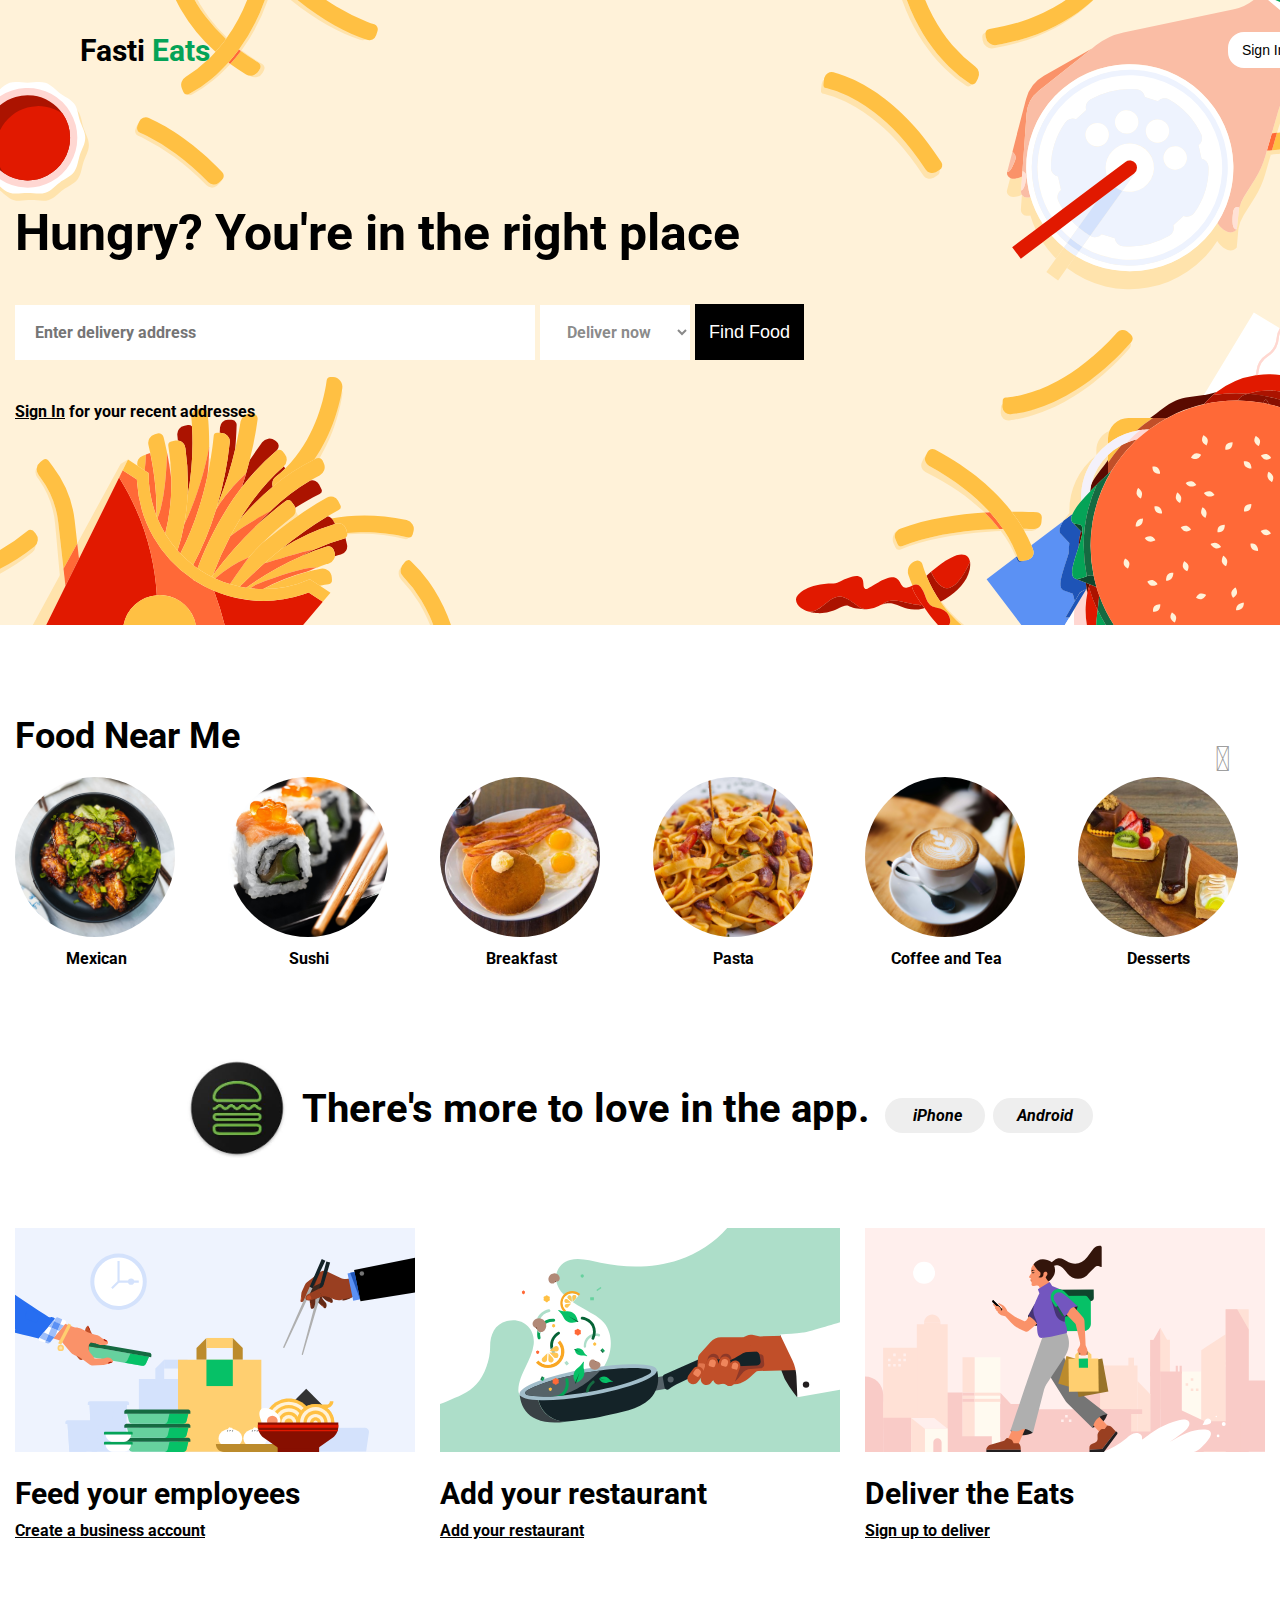
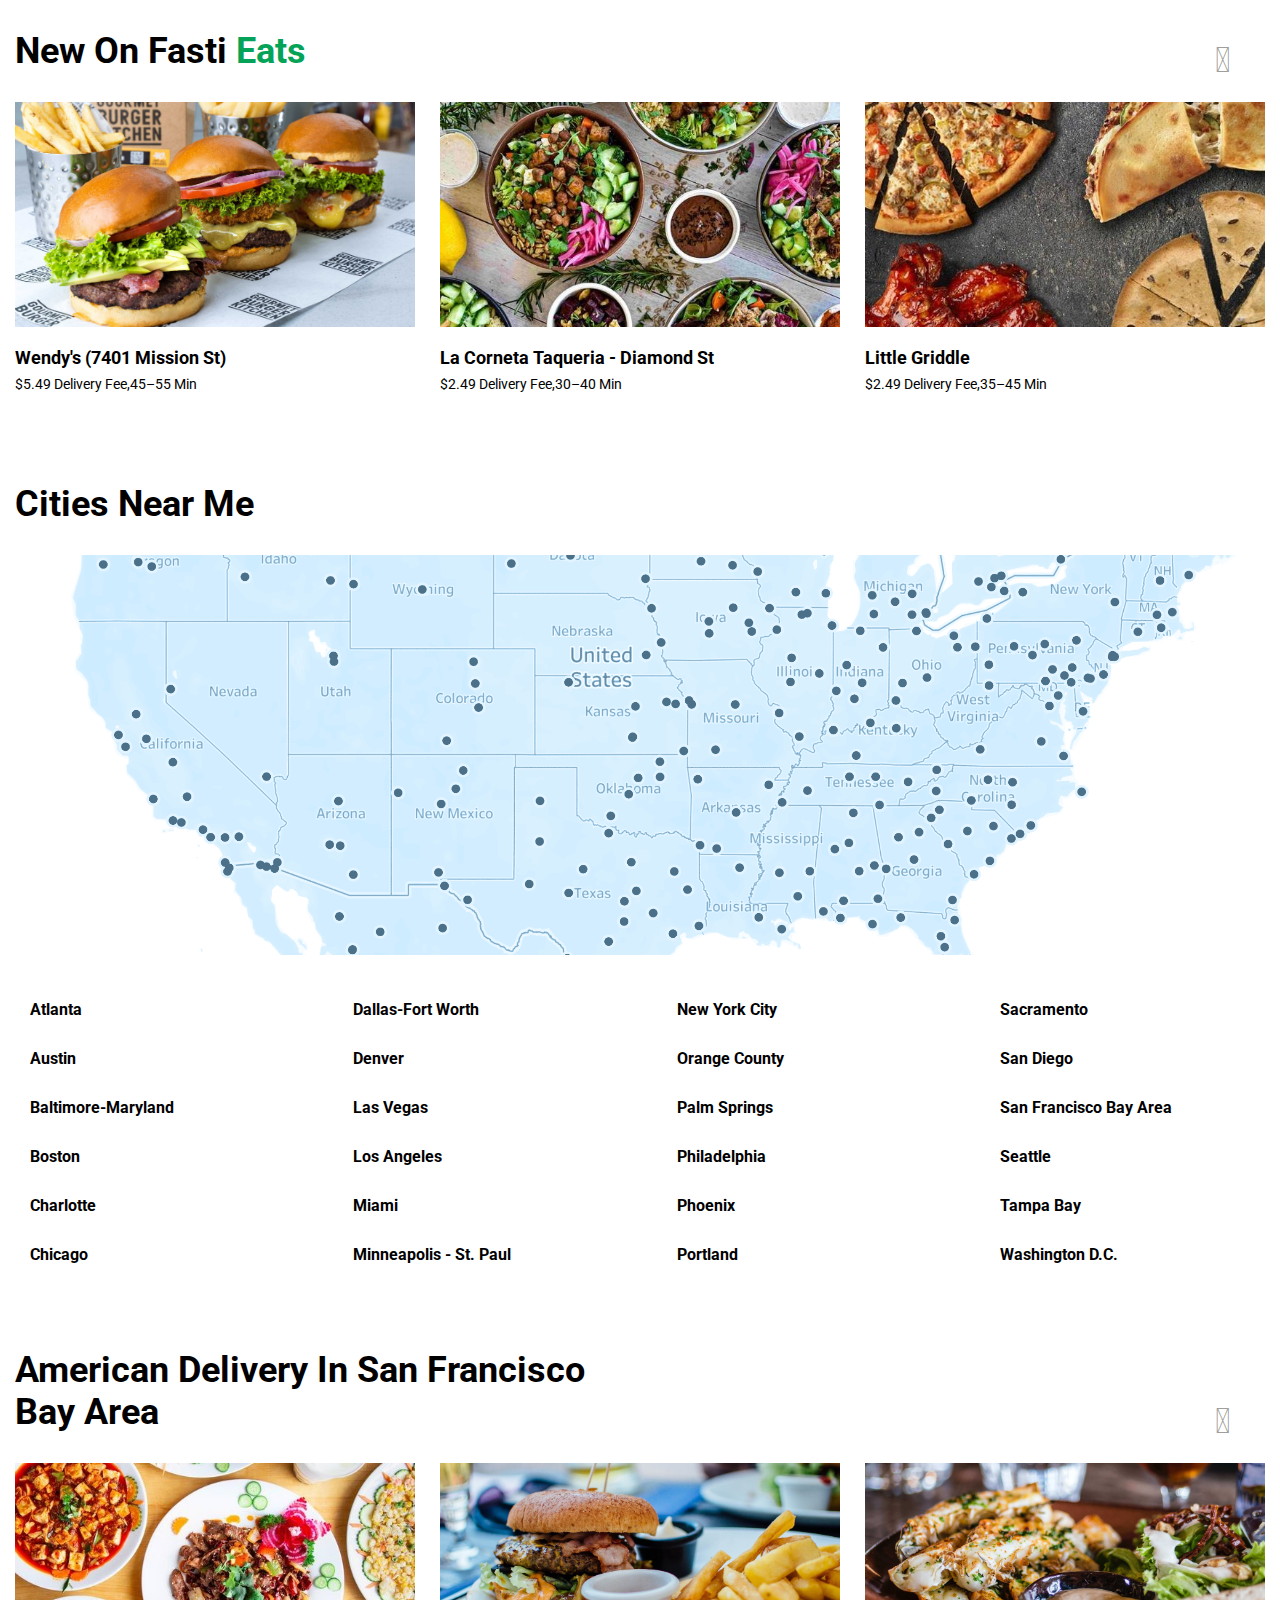
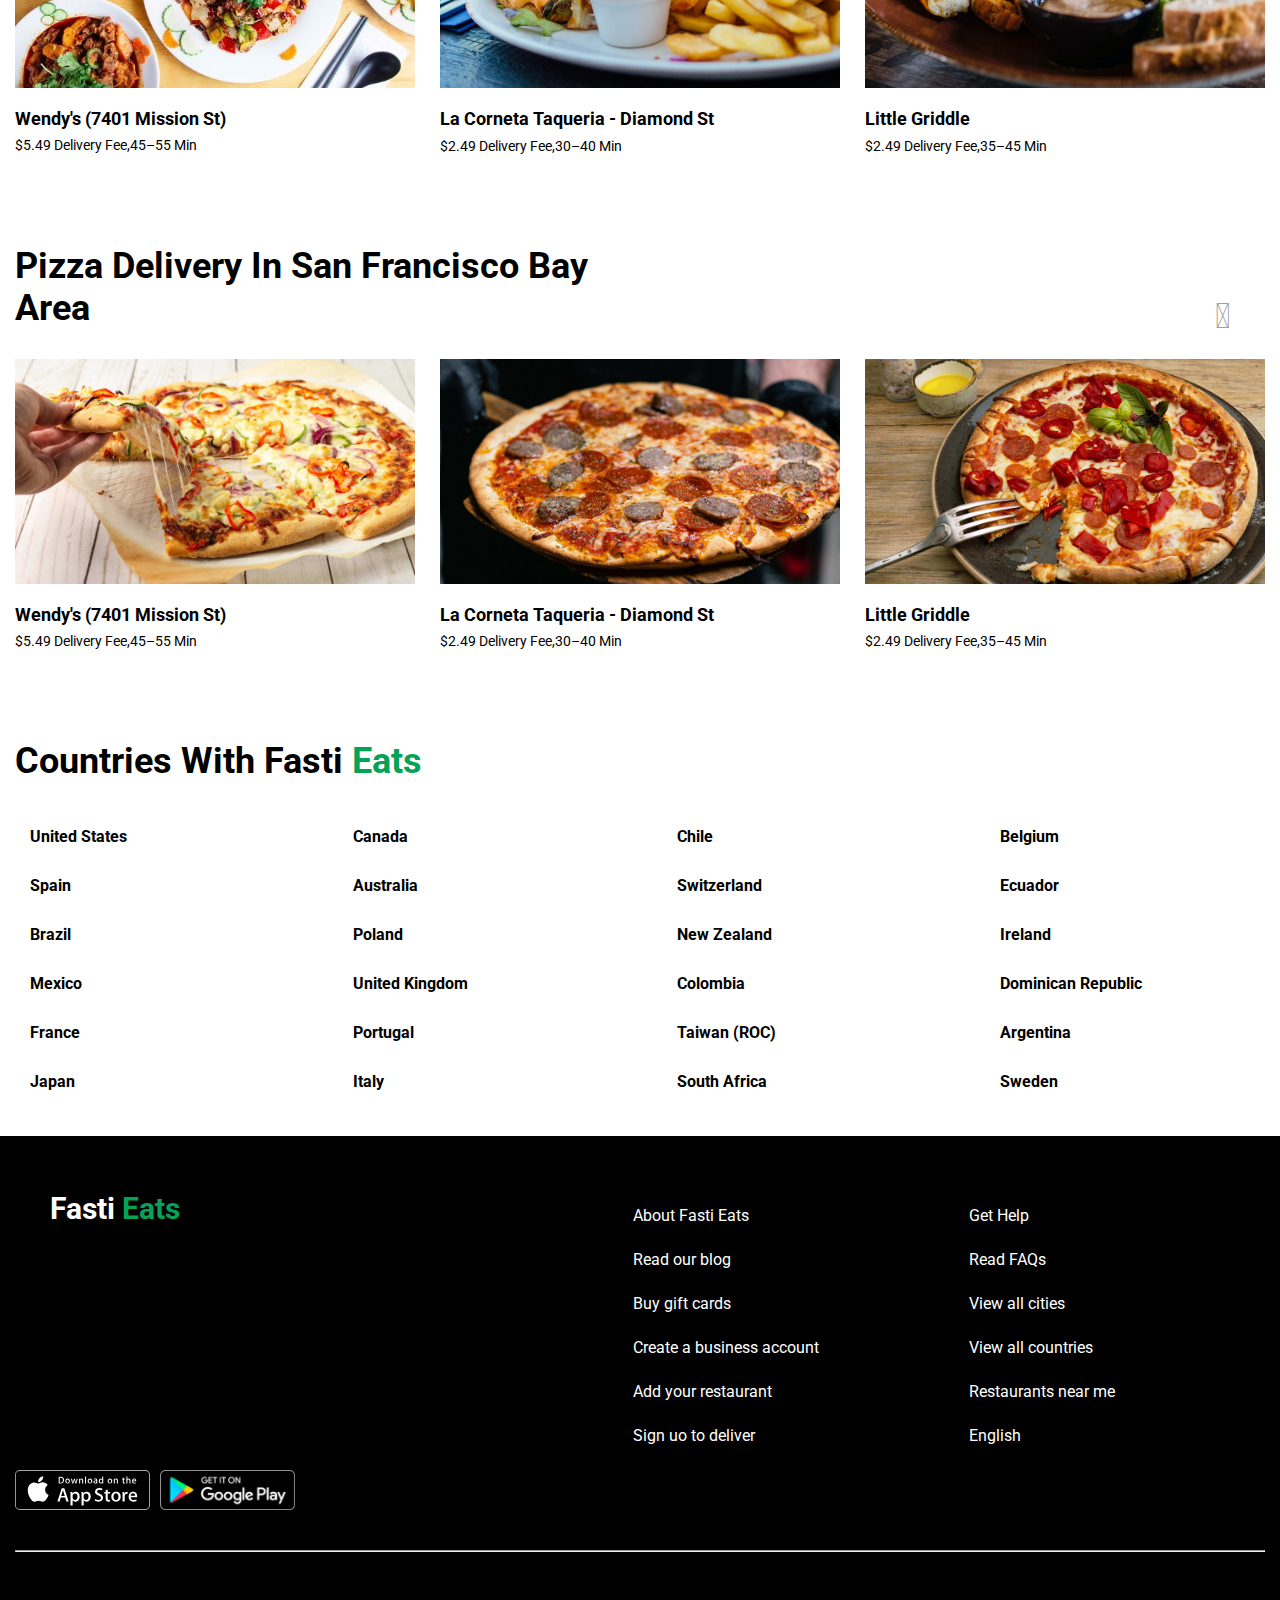
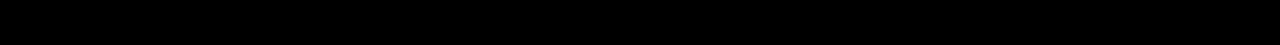
<file: index.html>
<!DOCTYPE html>
<html lang="en">
  <head>
    <meta charset="UTF-8" />
    <meta name="viewport" content="width=device-width, initial-scale=1.0" />
    <title>Order Online from Restaurants Near You</title>
    <link
      href="https://fonts.googleapis.com/css2?family=Roboto:wght@300&display=swap"
      rel="stylesheet"
    />
    <link
      rel="stylesheet"
      href="https://cdnjs.cloudflare.com/ajax/libs/font-awesome/5.15.1/css/all.min.css"
      integrity="sha512-+4zCK9k+qNFUR5X+cKL9EIR+ZOhtIloNl9GIKS57V1MyNsYpYcUrUeQc9vNfzsWfV28IaLL3i96P9sdNyeRssA=="
      crossorigin="anonymous"
    />

    <link rel="icon" href="images/favicon.ico" />
    <link rel="stylesheet" href="css/style.css" />
  </head>

  <body>
    <header class="header" id="header">
      <div class="right-pic">
        <img src="images/header-right2.svg" alt="header" />
      </div>
      <div class="left-pic">
        <img src="images/header-left.svg" alt="header" />
      </div>
      <div class="container">
        <!-- nav -->
        <nav class="nav">
          <!-- menu -->
          <div class="menu-parent">
            <input class="menu-checkbox" type="radio" name="radio" id="bars" />
            <label for="bars"><i class="fas fa-bars"></i></label>

            <a href="#">
              <h1>Fasti <span class="green-color">Eats</span></h1>
            </a>
            <!-- close menu -->
            <input class="close-menu" type="radio" name="radio" id="close" />
            <label class="close-menu-parent" for="close"
              ><i class="fas fa-times"></i
            ></label>

            <!-- side menu -->
            <div class="side-menu-parent">
              <div class="side-menu">
                <a href="sign-in.html"
                  ><button class="side-menu-btn">Sign in</button></a
                >
                <div class="side-menu-links">
                  <a href="restaurant.html">Create a business account</a>
                  <a href="restaurant.html">Add your restaurant</a>
                  <a href="restaurant.html">Sign up to deliver</a>
                </div>
                <!-- advertisment -->
                <div class="app-advertisment side-menu-adv">
                  <div class="side-menu-img">
                    <img src="images/logo4.jpg" alt="logo" />
                  </div>
                  <div class="app-add-p">
                    <p>
                      There's more to love <br />
                      the app.
                    </p>
                  </div>
                  <div class="btn-iphone iphone">
                    <button>
                      <a
                        href="https://apps.apple.com/us/app/uber-eats-food-delivery/id1058959277"
                        target="_blank"
                        ><i class="fab fa-apple"
                          >&nbsp;<span>iPhone</span>
                        </i></a
                      >
                    </button>
                  </div>
                  <div class="btn-iphone">
                    <button>
                      <a
                        href="https://play.google.com/store/apps/details?id=com.ubercab.eats"
                        target="_blank"
                      >
                        <i class="fab fa-android"
                          >&nbsp;<span>Android</span>
                        </i></a
                      >
                    </button>
                  </div>
                </div>
              </div>
            </div>
          </div>

          <div class="btn-parent">
            <a href="sign-in.html">
              <button class="btn">Sign In</button>
            </a>
          </div>
        </nav>

        <!-- header section  -->
        <section class="header-section">
          <h1>Hungry? You're in the right place</h1>
          <div class="header-section-input">
            <div class="input-parent">
              <i class="fas fa-map-marker-alt white-bg"></i
              ><input
                class="white-bg"
                type="text"
                placeholder="Enter delivery address"
              />
            </div>
            <div class="selection-parent">
              <select>
                <option value="now">Deliver now</option>
                <option value="Schedule">Schedule for later</option>
              </select>
            </div>
            <div class="header-section-btn">
              <button class="section-btn">Find Food</button>
            </div>
          </div>
          <p>
            <a class="under-line" href="sign-in.html">Sign In</a> for your
            recent addresses
          </p>
        </section>
      </div>
    </header>
    <!-- main -->
    <main class="main">
      <div class="sticky-parent">
        <!--sticky nav -->
        <nav class="nav sticky-nav">
          <div class="menu-parent">
            <input
              class="main-menu-checkbox"
              type="radio"
              name="main-radio"
              id="main-bars"
            />
            <label for="main-bars"><i class="fas fa-bars"></i></label>
            <a href="#">
              <h1>Fasti <span class="green-color">Eats</span></h1>
            </a>
            <!-- close menu -->
            <input
              class="close-menu"
              type="radio"
              name="main-radio"
              id="main-close"
            />
            <label
              class="close-menu-parent main-close-menu-parent"
              for="main-close"
              ><i class="fas fa-times"></i
            ></label>

            <!-- side menu -->
            <div class="side-menu-parent main-side-menu-parent">
              <div class="side-menu main-side-menu">
                <a href="sign-in.html"
                  ><button class="side-menu-btn">Sign in</button></a
                >
                <div class="side-menu-links">
                  <a href="restaurant.html">Create a business account</a>
                  <a href="restaurant.html">Add your restaurant</a>
                  <a href="restaurant.html">Sign up to deliver</a>
                </div>
                <!-- advertisment -->
                <div class="app-advertisment side-menu-adv">
                  <div class="side-menu-img">
                    <img src="images/logo4.jpg" alt="logo" />
                  </div>
                  <div class="app-add-p">
                    <p>
                      There's more to love <br />
                      the app.
                    </p>
                  </div>
                  <div class="btn-iphone iphone">
                    <button>
                      <a
                        href="https://apps.apple.com/us/app/uber-eats-food-delivery/id1058959277"
                        target="_blank"
                      >
                        <i class="fab fa-apple"
                          >&nbsp;<span>iPhone</span>
                        </i></a
                      >
                    </button>
                  </div>
                  <div class="btn-iphone">
                    <button>
                      <a
                        href="https://play.google.com/store/apps/details?id=com.ubercab.eats"
                        target="_blank"
                      >
                        <i class="fab fa-android"
                          >&nbsp;<span>Android</span>
                        </i></a
                      >
                    </button>
                  </div>
                </div>
              </div>
            </div>
          </div>
          <div class="input-parent">
            <i class="fas fa-map-marker-alt"></i
            ><input type="text" placeholder="Enter delivery address" />
          </div>
          <div class="btn-parent">
            <a href="sign-in.html">
              <button class="btn sticky-btn">Sign in</button>
            </a>
          </div>
        </nav>
      </div>
      <div class="main-container">
        <!-- food near me -->
        <div class="food-near-me" id="near">
          <section class="near-gallery">
            <h2>Food Near Me</h2>
            <div class="resturant-gallery-parent">
              <input class="view-more" type="checkbox" id="view" />
              <label class="view-more-label" for="view"
                ><i class="fas fa-arrow-circle-right"></i
              ></label>
              <div class="res-g-f">
                <div class="resturant-gallery">
                  <figure>
                    <div>
                      <img src="images/t2.jpg" alt="resturant1" />
                    </div>
                    <figcaption><a href="">Soul Food</a></figcaption>
                  </figure>
                  <figure>
                    <div>
                      <img src="images/alchohl.jpg" alt="Alchohol" />
                    </div>
                    <figcaption><a href="">Alchohol</a></figcaption>
                  </figure>
                  <figure>
                    <div>
                      <img src="images/ham.jpg" alt="ham" />
                    </div>
                    <figcaption><a href="">Burgers</a></figcaption>
                  </figure>
                  <figure>
                    <div>
                      <img src="images/indian.jpg" alt="indian" />
                    </div>
                    <figcaption><a href="">Indian Curry</a></figcaption>
                  </figure>
                  <figure>
                    <div>
                      <img src="images/bakery.jpg" alt="bakery" />
                    </div>
                    <figcaption><a href="">Bakery</a></figcaption>
                  </figure>
                  <figure>
                    <div>
                      <img src="images/pizza2.jpg" alt="pizza" />
                    </div>
                    <figcaption><a href="">Pizza</a></figcaption>
                  </figure>
                </div>
              </div>
              <div class="res-g-s">
                <div class="resturant-gallery">
                  <figure>
                    <div>
                      <img src="images/mexican.jpg" alt="mexican" />
                    </div>
                    <figcaption><a href="">Mexican</a></figcaption>
                  </figure>
                  <figure>
                    <div>
                      <img src="images/sushi.jpg" alt="sushi" />
                    </div>
                    <figcaption><a href="">Sushi</a></figcaption>
                  </figure>
                  <figure>
                    <div>
                      <img src="images/breakfast.jpg" alt="breakfast" />
                    </div>
                    <figcaption><a href="">Breakfast</a></figcaption>
                  </figure>
                  <figure>
                    <div>
                      <img src="images/Pasta.png" alt="Pasta" />
                    </div>
                    <figcaption><a href="">Pasta</a></figcaption>
                  </figure>
                  <figure>
                    <div>
                      <img src="images/coffe.jpg" alt="coffe" />
                    </div>
                    <figcaption><a href="">Coffee and Tea</a></figcaption>
                  </figure>
                  <figure>
                    <div>
                      <img src="images/dessert.jpg" alt="dessert" />
                    </div>
                    <figcaption><a href="">Desserts</a></figcaption>
                  </figure>
                </div>
              </div>
            </div>
          </section>
        </div>
        <!-- advertisment -->
        <div class="app-advertisment">
          <div class="app-add-img">
            <img src="images/logo4.jpg" alt="logo" />
          </div>
          <div class="app-add-h2">
            <h2>There's more to love in the app.</h2>
          </div>
          <div class="btn-iphone iphone">
            <button>
              <a
                href="https://apps.apple.com/us/app/uber-eats-food-delivery/id1058959277"
                target="_blank"
                ><i class="fab fa-apple">&nbsp;<span>iPhone</span> </i></a
              >
            </button>
          </div>
          <div class="btn-iphone">
            <button>
              <a
                href="https://play.google.com/store/apps/details?id=com.ubercab.eats"
                target="_blank"
              >
                <i class="fab fa-android">&nbsp;<span>Android</span> </i></a
              >
            </button>
          </div>
        </div>
        <!-- employment -->
        <div class="employment">
          <div class="employment-account">
            <figure>
              <div class="business-account-img">
                <img src="images/employees.svg" alt="employees" />
              </div>
              <figcaption>
                <p>Feed your employees</p>
                <a href="restaurant.html" target="_blank"
                  >Create a business account</a
                >
              </figcaption>
            </figure>
          </div>
          <div class="employment-account">
            <figure>
              <div class="business-account-img">
                <img src="images/yourrestaurant.svg" alt="yourrestaurant" />
              </div>
              <figcaption>
                <p>Add your restaurant</p>
                <a href="restaurant.html" target="_blank"
                  >Add your restaurant</a
                >
              </figcaption>
            </figure>
          </div>
          <div class="employment-account">
            <figure>
              <div class="business-account-img">
                <img src="images/deliver.svg" alt="deliver" />
              </div>
              <figcaption>
                <p>Deliver the Eats</p>
                <a href="restaurant.html" target="_blank">Sign up to deliver</a>
              </figcaption>
            </figure>
          </div>
        </div>
        <!-- new on fasti eats -->
        <section class="new-on-section">
          <h2>New on Fasti <span class="green-color">Eats</span></h2>
          <div class="employment-parent">
            <input class="new-view-more" type="checkbox" id="new-view" />
            <label class="new-view-more-label" for="new-view"
              ><i class="fas fa-arrow-circle-right"></i
            ></label>
            <div class="employment-first">
              <div class="employment">
                <div class="employment-account">
                  <figure>
                    <div class="business-account-img">
                      <img class="no-filter" src="images/new5.jpg" alt="new5" />
                      <div class="sale"><h4>Spend $15, Save $3</h4></div>
                    </div>
                    <figcaption>
                      <p>ginger bowls (Healthy Asian Bowls - SOMA)</p>
                      <a href="">$2.49 Delivery Fee,30–40 Min</a>
                    </figcaption>
                  </figure>
                </div>
                <div class="employment-account">
                  <figure>
                    <div class="business-account-img">
                      <img class="no-filter" src="images/new7.jpg" alt="new6" />
                      <div class="sale"><h4>Spend $15, Save $3</h4></div>
                    </div>
                    <figcaption>
                      <p>Papa John - Parkmerced</p>
                      <a href="">$3.49 Delivery Fee,35–45 Min</a>
                    </figcaption>
                  </figure>
                </div>
                <div class="employment-account">
                  <figure>
                    <div class="business-account-img">
                      <img class="no-filter" src="images/new6.jpg" alt="new6" />
                      <div class="sale"><h4>Spend $15, Save $3</h4></div>
                    </div>
                    <figcaption>
                      <p>Ben's Fast Food</p>
                      <a href="">$3.49 Delivery Fee,35–45 Min</a>
                    </figcaption>
                  </figure>
                </div>
              </div>
            </div>
            <div class="employment-second">
              <div class="employment">
                <div class="employment-account">
                  <figure>
                    <div class="business-account-img">
                      <img class="no-filter" src="images/new1.jpg" alt="new1" />
                      <div class="sale"><h4>Spend $15, Save $3</h4></div>
                    </div>
                    <figcaption>
                      <p>Wendy's (7401 Mission St)</p>
                      <a href="">$5.49 Delivery Fee,45–55 Min</a>
                    </figcaption>
                  </figure>
                </div>
                <div class="employment-account">
                  <figure>
                    <div class="business-account-img">
                      <img class="no-filter" src="images/new3.jpg" alt="new3" />
                      <div class="sale"><h4>Spend $15, Save $3</h4></div>
                    </div>
                    <figcaption>
                      <p>La Corneta Taqueria - Diamond St</p>
                      <a href="">$2.49 Delivery Fee,30–40 Min</a>
                    </figcaption>
                  </figure>
                </div>
                <div class="employment-account">
                  <figure>
                    <div class="business-account-img">
                      <img class="no-filter" src="images/new4.jpg" alt="new4" />
                      <div class="sale"><h4>Spend $15, Save $3</h4></div>
                    </div>
                    <figcaption>
                      <p>Little Griddle</p>
                      <a href="">$2.49 Delivery Fee,35–45 Min</a>
                    </figcaption>
                  </figure>
                </div>
              </div>
            </div>
          </div>
        </section>
        <!-- near cities -->
        <div class="near-cities" id="cities">
          <h2>Cities Near Me</h2>
          <div class="map"></div>
          <div class="cities">
            <div>
              <a href=""><span>Atlanta</span></a>
            </div>
            <div>
              <a href=""><span>Dallas-Fort Worth</span></a>
            </div>
            <div>
              <a href=""><span>New York City</span></a>
            </div>
            <div>
              <a href=""><span>Sacramento</span></a>
            </div>
            <div>
              <a href=""><span>Austin</span></a>
            </div>
            <div>
              <a href=""><span>Denver</span></a>
            </div>
            <div>
              <a href=""><span>Orange County</span></a>
            </div>
            <div>
              <a href=""><span>San Diego</span></a>
            </div>
            <div>
              <a href=""><span>Baltimore-Maryland</span></a>
            </div>
            <div>
              <a href=""><span>Las Vegas</span></a>
            </div>
            <div>
              <a href=""><span>Palm Springs</span></a>
            </div>
            <div>
              <a href=""><span>San Francisco Bay Area</span></a>
            </div>
            <div>
              <a href=""><span>Boston</span></a>
            </div>
            <div>
              <a href=""><span>Los Angeles</span></a>
            </div>
            <div>
              <a href=""><span>Philadelphia</span></a>
            </div>
            <div>
              <a href=""><span>Seattle</span></a>
            </div>
            <div>
              <a href=""><span>Charlotte</span></a>
            </div>
            <div>
              <a href=""><span>Miami</span></a>
            </div>
            <div>
              <a href=""><span>Phoenix</span></a>
            </div>
            <div>
              <a href=""><span>Tampa Bay</span></a>
            </div>
            <div>
              <a href=""><span>Chicago</span></a>
            </div>
            <div>
              <a href=""><span>Minneapolis - St. Paul</span></a>
            </div>
            <div>
              <a href=""><span>Portland</span></a>
            </div>
            <div>
              <a href=""><span>Washington D.C.</span></a>
            </div>
          </div>
        </div>
        <!-- American Delivery -->
        <section class="new-on-section">
          <h2>
            American Delivery in San Francisco <br />
            Bay Area
          </h2>
          <div class="employment-parent">
            <input class="new-view-more" type="checkbox" id="American" />
            <label class="new-view-more-label" for="American"
              ><i class="fas fa-arrow-circle-right"></i
            ></label>
            <div class="employment-first">
              <div class="employment">
                <div class="employment-account">
                  <figure>
                    <div class="business-account-img">
                      <img
                        class="no-filter"
                        src="images/america1.jpg"
                        alt="america1"
                      />
                      <div class="american-sale">
                        <h4>Spend $15, Save $3</h4>
                      </div>
                    </div>
                    <figcaption>
                      <p>ginger bowls (Healthy Asian Bowls - SOMA)</p>
                      <a href="">$2.49 Delivery Fee,30–40 Min</a>
                    </figcaption>
                  </figure>
                </div>
                <div class="employment-account">
                  <figure>
                    <div class="business-account-img">
                      <img
                        class="no-filter"
                        src="images/america2.jpg"
                        alt="america2"
                      />
                      <div class="american-sale">
                        <h4>Spend $15, Save $3</h4>
                      </div>
                    </div>
                    <figcaption>
                      <p>Papa John - Parkmerced</p>
                      <a href="">$3.49 Delivery Fee,35–45 Min</a>
                    </figcaption>
                  </figure>
                </div>
                <div class="employment-account">
                  <figure>
                    <div class="business-account-img">
                      <img
                        class="no-filter"
                        src="images/america3.jpg"
                        alt="america3"
                      />
                      <div class="american-sale">
                        <h4>Spend $15, Save $3</h4>
                      </div>
                    </div>
                    <figcaption>
                      <p>Ben's Fast Food</p>
                      <a href="">$3.49 Delivery Fee,35–45 Min</a>
                    </figcaption>
                  </figure>
                </div>
              </div>
            </div>
            <div class="employment-second">
              <div class="employment">
                <div class="employment-account">
                  <figure>
                    <div class="business-account-img">
                      <img
                        class="no-filter"
                        src="images/america4.jpg"
                        alt="america4"
                      />
                      <div class="american-sale">
                        <h4>Spend $15, Save $3</h4>
                      </div>
                    </div>
                    <figcaption>
                      <p>Wendy's (7401 Mission St)</p>
                      <a href="">$5.49 Delivery Fee,45–55 Min</a>
                    </figcaption>
                  </figure>
                </div>
                <div class="employment-account">
                  <figure>
                    <div class="business-account-img">
                      <img
                        class="no-filter"
                        src="images/america5.jpg"
                        alt="america5"
                      />
                      <div class="american-sale">
                        <h4>Spend $15, Save $3</h4>
                      </div>
                    </div>
                    <figcaption>
                      <p>La Corneta Taqueria - Diamond St</p>
                      <a href="">$2.49 Delivery Fee,30–40 Min</a>
                    </figcaption>
                  </figure>
                </div>
                <div class="employment-account">
                  <figure>
                    <div class="business-account-img">
                      <img
                        class="no-filter"
                        src="images/america6.jpg"
                        alt="america6"
                      />
                      <div class="american-sale">
                        <h4>Spend $15, Save $3</h4>
                      </div>
                    </div>
                    <figcaption>
                      <p>Little Griddle</p>
                      <a href="">$2.49 Delivery Fee,35–45 Min</a>
                    </figcaption>
                  </figure>
                </div>
              </div>
            </div>
          </div>
        </section>
        <!-- Pizza Delivery -->
        <section class="new-on-section">
          <h2>
            Pizza Delivery in San Francisco Bay <br />
            Area
          </h2>
          <div class="employment-parent">
            <input class="new-view-more" type="checkbox" id="Pizza" />
            <label class="new-view-more-label" for="Pizza"
              ><i class="fas fa-arrow-circle-right"></i
            ></label>
            <div class="employment-first">
              <div class="employment">
                <div class="employment-account">
                  <figure>
                    <div class="business-account-img pizza-delivery">
                      <img
                        class="no-filter"
                        src="images/pizza3.jpg"
                        alt="pizza3"
                      />
                    </div>
                    <figcaption>
                      <p>ginger bowls (Healthy Asian Bowls - SOMA)</p>
                      <a href="">$2.49 Delivery Fee,30–40 Min</a>
                    </figcaption>
                  </figure>
                </div>
                <div class="employment-account">
                  <figure>
                    <div class="business-account-img pizza-delivery">
                      <img
                        class="no-filter"
                        src="images/pizza4.jpg"
                        alt="pizza4"
                      />
                    </div>
                    <figcaption>
                      <p>Papa John - Parkmerced</p>
                      <a href="">$3.49 Delivery Fee,35–45 Min</a>
                    </figcaption>
                  </figure>
                </div>
                <div class="employment-account">
                  <figure>
                    <div class="business-account-img pizza-delivery">
                      <img
                        class="no-filter"
                        src="images/pizza5.jpg"
                        alt="pizza5"
                      />
                    </div>
                    <figcaption>
                      <p>Ben's Fast Food</p>
                      <a href="">$3.49 Delivery Fee,35–45 Min</a>
                    </figcaption>
                  </figure>
                </div>
              </div>
            </div>
            <div class="employment-second">
              <div class="employment">
                <div class="employment-account">
                  <figure>
                    <div class="business-account-img pizza-delivery">
                      <img
                        class="no-filter"
                        src="images/pizza6.jpg"
                        alt="pizza6"
                      />
                    </div>
                    <figcaption>
                      <p>Wendy's (7401 Mission St)</p>
                      <a href="">$5.49 Delivery Fee,45–55 Min</a>
                    </figcaption>
                  </figure>
                </div>
                <div class="employment-account">
                  <figure>
                    <div class="business-account-img pizza-delivery">
                      <img
                        class="no-filter"
                        src="images/pizza7.jpg"
                        alt="pizza7"
                      />
                    </div>
                    <figcaption>
                      <p>La Corneta Taqueria - Diamond St</p>
                      <a href="">$2.49 Delivery Fee,30–40 Min</a>
                    </figcaption>
                  </figure>
                </div>
                <div class="employment-account">
                  <figure>
                    <div class="business-account-img pizza-delivery">
                      <img
                        class="no-filter"
                        src="images/pizza8.jpg"
                        alt="pizza8"
                      />
                    </div>
                    <figcaption>
                      <p>Little Griddle</p>
                      <a href="">$2.49 Delivery Fee,35–45 Min</a>
                    </figcaption>
                  </figure>
                </div>
              </div>
            </div>
          </div>
        </section>
        <!-- near cities -->
        <div class="near-cities" id="countries">
          <h2>Countries with Fasti <span class="green-color">Eats</span></h2>
          <div class="cities">
            <div>
              <a href=""><span>United States</span></a>
            </div>
            <div>
              <a href=""><span>Canada</span></a>
            </div>
            <div>
              <a href=""><span>Chile</span></a>
            </div>
            <div>
              <a href=""><span>Belgium</span></a>
            </div>
            <div>
              <a href=""><span>Spain</span></a>
            </div>
            <div>
              <a href=""><span>Australia</span></a>
            </div>
            <div>
              <a href=""><span>Switzerland</span></a>
            </div>
            <div>
              <a href=""><span>Ecuador</span></a>
            </div>
            <div>
              <a href=""><span>Brazil</span></a>
            </div>
            <div>
              <a href=""><span>Poland</span></a>
            </div>
            <div>
              <a href=""><span>New Zealand</span></a>
            </div>
            <div>
              <a href=""><span>Ireland</span></a>
            </div>
            <div>
              <a href=""><span>Mexico</span></a>
            </div>
            <div>
              <a href=""><span>United Kingdom</span></a>
            </div>
            <div>
              <a href=""><span>Colombia</span></a>
            </div>
            <div>
              <a href=""><span>Dominican Republic</span></a>
            </div>
            <div>
              <a href=""><span>France</span></a>
            </div>
            <div>
              <a href=""><span>Portugal</span></a>
            </div>
            <div>
              <a href=""><span>Taiwan (ROC)</span></a>
            </div>
            <div>
              <a href=""><span>Argentina</span></a>
            </div>
            <div>
              <a href=""><span>Japan</span></a>
            </div>
            <div>
              <a href=""><span>Italy</span></a>
            </div>
            <div>
              <a href=""><span>South Africa</span></a>
            </div>
            <div>
              <a href=""><span>Sweden</span></a>
            </div>
          </div>
        </div>
      </div>
    </main>
    <footer class="footer">
      <div class="main-container">
        <section class="footer-section">
          <h2>Fasti <span class="green-color">Eats</span></h2>
          <nav class="footer-link-parent middle">
            <div><a href="">About Fasti Eats</a></div>
            <div><a href="">Read our blog</a></div>
            <div><a href="">Buy gift cards</a></div>
            <div><a href="restaurant.html">Create a business account</a></div>
            <div><a href="restaurant.html">Add your restaurant</a></div>
            <div><a href="restaurant.html">Sign uo to deliver</a></div>
          </nav>
          <nav class="footer-link-parent end">
            <div><a href="">Get Help</a></div>
            <div><a href="">Read FAQs</a></div>
            <div><a href="#cities">View all cities</a></div>
            <div><a href="#countries">View all countries</a></div>
            <div><a href="#near">Restaurants near me</a></div>
            <div><a href="">English</a></div>
          </nav>
        </section>
        <div class="footer-app-img">
          <div>
            <a
              href="https://apps.apple.com/us/app/uber-eats-food-delivery/id1058959277"
              ><img src="images/appstore.svg" alt="appstore"
            /></a>
          </div>
          <div>
            <a
              href="https://play.google.com/store/apps/details?id=com.ubercab.eats"
              ><img src="images/google-play.png" alt="google-play"
            /></a>
          </div>
        </div>
        <hr />
        <div class="footer-icon">
          <i class="fab fa-instagram animate__headShake"></i>
          <i class="fab fa-twitter animate__headShake"></i>
          <i class="fab fa-facebook-square animate__headShake"></i>
        </div>
      </div>
    </footer>
  </body>
</html>
</file>
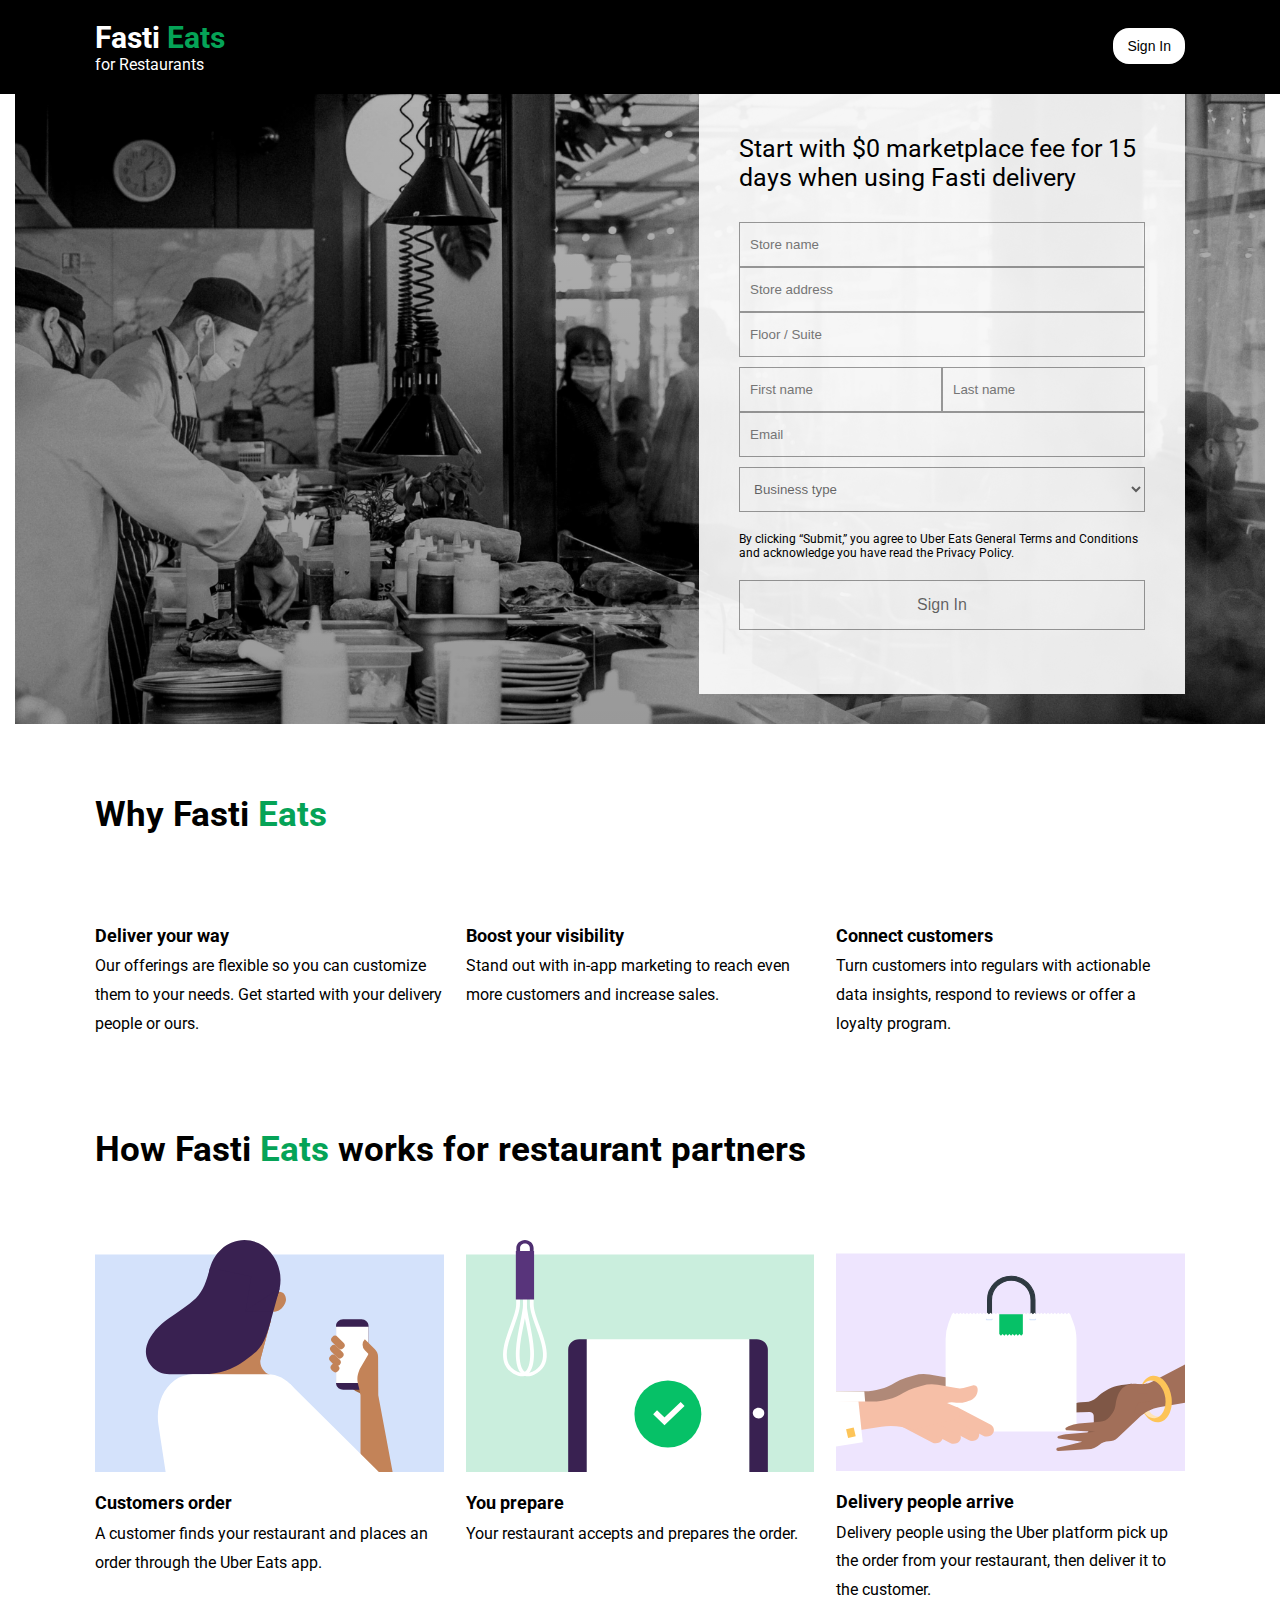
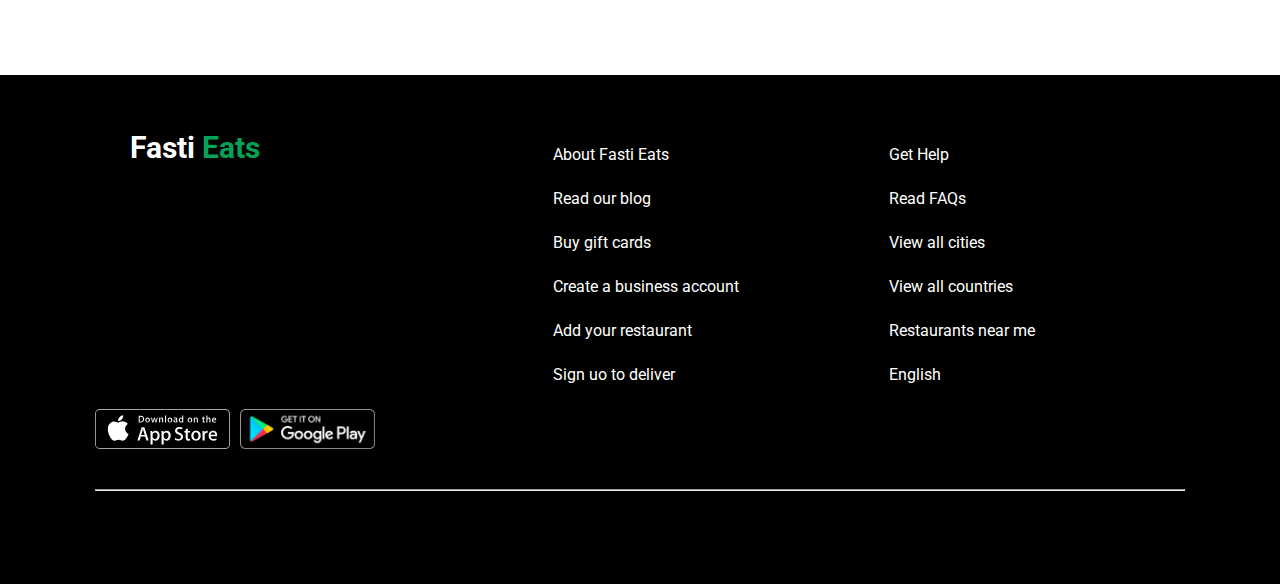
<file: restaurant.html>
<!DOCTYPE html>
<html lang="en">
  <head>
    <meta charset="UTF-8" />
    <meta name="viewport" content="width=device-width, initial-scale=1.0" />
    <title>Add Restaurant</title>
    <link
      href="https://fonts.googleapis.com/css2?family=Roboto:wght@300&display=swap"
      rel="stylesheet"
    />
    <link
      rel="stylesheet"
      href="https://cdnjs.cloudflare.com/ajax/libs/font-awesome/5.15.1/css/all.min.css"
      integrity="sha512-+4zCK9k+qNFUR5X+cKL9EIR+ZOhtIloNl9GIKS57V1MyNsYpYcUrUeQc9vNfzsWfV28IaLL3i96P9sdNyeRssA=="
      crossorigin="anonymous"
    />

    <link rel="icon" href="images/favicon.ico" />
    <link rel="stylesheet" href="css/style.css" />
  </head>
  <body>
    <header class="re-header">
      <div class="main-container">
        <div class="res-container re-header-inner">
          <!-- menu -->
          <ul>
            <li>
              <a href="index.html"
                >Fasti <span class="green-color">Eats</span></a
              >
            </li>
            <li>for Restaurants</li>
          </ul>
          <div class="btn-parent">
            <a href="sign-in.html ">
              <button class="btn res-menu-btn">Sign In</button>
            </a>
          </div>
        </div>
      </div>
    </header>
    <main class="res-main">
      <div class="main-container">
        <!-- hero -->
        <div class="hero">
          <!-- contact-us -->
          <div class="res-contact-us">
            <form action="" class="res-contact-us-form">
              <p class="starter">
                Start with $0 marketplace fee for 15 days when using Fasti
                delivery
              </p>
              <div class="res-form-inner">
                <div class="res-input-parent">
                  <input
                    id="name"
                    type="text"
                    required
                    placeholder="Store name"
                  />
                </div>
                <div class="res-input-parent">
                  <input id="Store" type="text" placeholder="Store address" />
                </div>
                <div class="res-input-parent last-margin">
                  <input
                    id="Floor"
                    type="text"
                    required
                    placeholder="Floor / Suite"
                  />
                </div>
                <div class="res-input-parent res-name">
                  <input
                    id="First"
                    type="text"
                    required
                    placeholder="First name"
                  />
                  <input id="Last" type="text" placeholder="Last name" />
                </div>

                <div class="res-input-parent last-margin">
                  <input id="email" type="email" placeholder="Email" />
                </div>

                <div class="res-input-parent">
                  <select id="Business">
                    <option value="type">Business type</option>
                    <option value="Restaurant">Restaurant</option>
                    <option value="Convenience">Convenience store</option>
                    <option value="Grocery">Grocery store</option>
                    <option value="Liquor">Liquor store</option>
                  </select>
                </div>
                <p class="comment">
                  By clicking “Submit,” you agree to Uber Eats General Terms and
                  Conditions and acknowledge you have read the Privacy Policy.
                </p>
                <div class="form-btn-parent">
                  <button class="res-form-btn">Sign In</button>
                </div>
              </div>
            </form>
          </div>
        </div>
        <div class="res-container">
          <!-- conduct -->
          <div class="conduct">
            <h2>Why Fasti <span class="green-color">Eats</span></h2>
            <!-- employment -->
            <div class="employment">
              <div class="employment-account">
                <figure>
                  <figcaption>
                    <p class="conduct-bold">Deliver your way</p>
                    <p>
                      Our offerings are flexible so you can customize them to
                      your needs. Get started with your delivery people or ours.
                    </p>
                  </figcaption>
                </figure>
              </div>
              <div class="employment-account">
                <figure>
                  <figcaption>
                    <p class="conduct-bold">Boost your visibility</p>
                    <p>
                      Stand out with in-app marketing to reach even more
                      customers and increase sales.
                    </p>
                  </figcaption>
                </figure>
              </div>
              <div class="employment-account">
                <figure>
                  <figcaption>
                    <p class="conduct-bold">Connect customers</p>
                    <p>
                      Turn customers into regulars with actionable data
                      insights, respond to reviews or offer a loyalty program.
                    </p>
                  </figcaption>
                </figure>
              </div>
            </div>
          </div>
          <!-- conduct -->
          <div class="conduct">
            <h2>
              How Fasti <span class="green-color">Eats</span> works for
              restaurant partners
            </h2>
            <!-- employment -->
            <div class="employment">
              <div class="employment-account res-account">
                <figure>
                  <div class="business-account-img">
                    <img src="images/conduct1.svg" alt="conduct1" />
                  </div>
                  <figcaption>
                    <p class="conduct-bold">Customers order</p>
                    <p>
                      A customer finds your restaurant and places an order
                      through the Uber Eats app.
                    </p>
                  </figcaption>
                </figure>
              </div>
              <div class="employment-account res-account">
                <figure>
                  <div class="business-account-img">
                    <img src="images/conduct2.svg" alt="conduct2" />
                  </div>
                  <figcaption>
                    <p class="conduct-bold">You prepare</p>
                    <p>Your restaurant accepts and prepares the order.</p>
                  </figcaption>
                </figure>
              </div>
              <div class="employment-account res-account">
                <figure>
                  <div class="business-account-img">
                    <img src="images/conduct3.svg" alt="conduct3" />
                  </div>
                  <figcaption>
                    <p class="conduct-bold">Delivery people arrive</p>
                    <p>
                      Delivery people using the Uber platform pick up the order
                      from your restaurant, then deliver it to the customer.
                    </p>
                  </figcaption>
                </figure>
              </div>
            </div>
          </div>
        </div>
      </div>
    </main>
    <footer class="footer res-footer">
      <div class="main-container">
        <div class="res-container">
          <section class="footer-section res-footer">
            <h2>
              <a href="index.html"
                >Fasti <span class="green-color">Eats</span></a
              >
            </h2>
            <nav class="footer-link-parent middle">
              <div><a href="">About Fasti Eats</a></div>
              <div><a href="">Read our blog</a></div>
              <div><a href="">Buy gift cards</a></div>
              <div><a href="#">Create a business account</a></div>
              <div><a href="#">Add your restaurant</a></div>
              <div><a href="#">Sign uo to deliver</a></div>
            </nav>
            <nav class="footer-link-parent end">
              <div><a href="">Get Help</a></div>
              <div><a href="">Read FAQs</a></div>
              <div><a href="index.html#cities">View all cities</a></div>
              <div><a href="index.html#countries">View all countries</a></div>
              <div><a href="index.html#near">Restaurants near me</a></div>
              <div><a href="">English</a></div>
            </nav>
          </section>
          <div class="footer-app-img">
            <div>
              <a
                href="https://apps.apple.com/us/app/uber-eats-food-delivery/id1058959277"
                ><img src="images/appstore.svg" alt="appstore"
              /></a>
            </div>
            <div>
              <a
                href="https://play.google.com/store/apps/details?id=com.ubercab.eats"
                ><img src="images/google-play.png" alt="google-play"
              /></a>
            </div>
          </div>
          <hr />
          <div class="footer-icon">
            <i class="fab fa-instagram animate__headShake"></i>
            <i class="fab fa-twitter animate__headShake"></i>
            <i class="fab fa-facebook-square animate__headShake"></i>
          </div>
        </div>
      </div>
    </footer>
  </body>
</html>
</file>
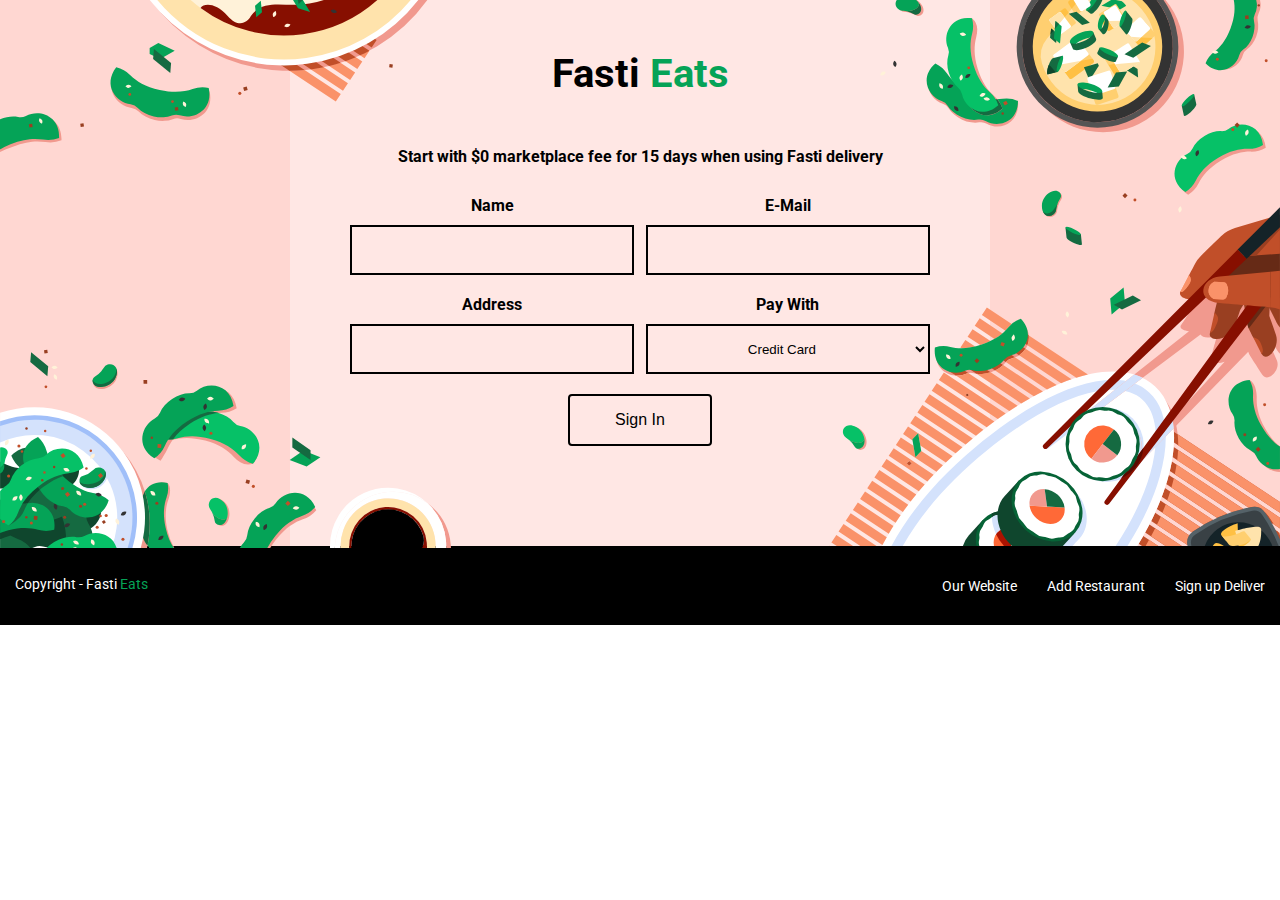
<file: sign-in.html>
<!DOCTYPE html>
<html lang="en">
  <head>
    <meta charset="UTF-8" />
    <meta name="viewport" content="width=device-width, initial-scale=1.0" />
    <title>Sign in</title>
    <link
      href="https://fonts.googleapis.com/css2?family=Roboto:wght@300&display=swap"
      rel="stylesheet"
    />
    <link
      rel="stylesheet"
      href="https://cdnjs.cloudflare.com/ajax/libs/font-awesome/5.15.1/css/all.min.css"
      integrity="sha512-+4zCK9k+qNFUR5X+cKL9EIR+ZOhtIloNl9GIKS57V1MyNsYpYcUrUeQc9vNfzsWfV28IaLL3i96P9sdNyeRssA=="
      crossorigin="anonymous"
    />
    <link rel="icon" href="images/favicon.ico" />
    <link rel="stylesheet" href="css/style.css" />
  </head>
  <body>
    <header></header>
    <main class="main-sign-in">
      <div class="right-pic-sign">
        <img src="images/sign2.svg" alt="right-pic-sign" />
      </div>
      <div class="left-pic-sign">
        <img src="images/sign3.svg" alt="left-pic-sign" />
      </div>
      <div class="main-container">
        <!-- contact-us -->
        <div class="contact-us">
          <form action="" class="contact-us-form">
            <h2>Fasti <span class="green-color">Eats</span></h2>

            <p>
              Start with $0 marketplace fee for 15 days when using Fasti
              delivery
            </p>
            <div class="form-inner">
              <div class="sign-input-parent">
                <label for="name">Name </label>
                <input id="name" type="text" required />
              </div>
              <div class="sign-input-parent">
                <label for="email">E-Mail </label>
                <input id="email" type="email" />
              </div>
              <div class="sign-input-parent">
                <label for="name">Address </label>
                <input id="Address" type="text" required />
              </div>
              <div class="sign-input-parent">
                <label for="Pay">Pay With</label>
                <select id="meal">
                  <option value="Credit">Credit Card</option>
                  <option value="place">In the place</option>
                  <option value="Debit">Debit Card</option>
                </select>
              </div>
              <div class="form-btn-parent">
                <button class="form-btn">Sign In</button>
              </div>
            </div>
          </form>
        </div>
      </div>
    </main>
    <footer class="sign-footer">
      <div class="main-container footer-inner">
        <p>
          <i class="fa fa-copyright"></i> Copyright - Fasti
          <span class="green-color">Eats</span>
        </p>
        <ul>
          <li><a href="index.html">Our Website</a></li>
          <li><a href="restaurant.html">Add Restaurant</a></li>

          <li><a href="restaurant.html">Sign up Deliver</a></li>
        </ul>
      </div>
    </footer>
  </body>
</html>
</file>
<file: css/style.css>
/* common */
*,
*::before,
*::after {
  margin: 0;
  padding: 0;
  box-sizing: border-box;
}
html {
  scroll-behavior: smooth;
}
body {
  font-family: "Roboto", sans-serif;
}
body ::selection {
  background-color: #05a357;
  color: white;
}
.green-color {
  color: #05a357;
}
a {
  text-decoration: none;
  color: black;
  cursor: pointer;
}
ul,
li {
  list-style: none;
}

/* header */
.container {
  max-width: 1250px;
  margin: 0 auto;
  display: flex;
  min-height: 625px;
  justify-content: flex-start;
  align-items: center;
}
.header {
  min-height: 625px;
  background-color: #fff2d9;
}
.left-pic {
  position: absolute;
  top: 0;
  left: 0;
  width: 451.453px;
  height: 625px;
}
.right-pic {
  position: absolute;
  top: 0;
  right: 0;
  width: 483.625px;
  height: 625px;
}
#bars {
  display: none;
}
#close {
  display: none;
}

.close-menu-parent,
.main-close-menu-parent {
  position: absolute;
  top: 0;
  left: 15%;
  display: none;
  z-index: 10;
}

.close-menu:checked ~ .side-menu-parent,
.close-menu:checked ~ .close-menu-parent {
  display: none;
}
.side-menu {
  width: 100%;
  height: 100%;
  display: flex;
  flex-direction: column;
  align-items: center;
  justify-content: space-evenly;
}

.side-menu-btn {
  background-color: black;
  color: white;
  width: 230px;
  height: 60px;
  font-size: 18px;
}

.side-menu-links a {
  font-size: 14px;
  font-weight: bold;
  margin-bottom: 20px;
  display: block;
}
.side-menu-adv {
  flex-wrap: wrap;
  margin-top: 0;
}
.side-menu-adv .side-menu-img img {
  width: 50px;
  height: 50px;
  display: block;
}
.app-add-p {
  font-size: 16px;
  font-weight: bold;
  letter-spacing: 1px;
  margin-left: 10px;
  padding-top: 5px;
}
.side-menu-parent {
  width: 275px;
  height: 625px;
  background-color: white;
  position: absolute;
  top: 0;
  left: -50px;
  display: none;
}
.menu-checkbox:checked ~ .side-menu-parent,
.menu-checkbox:checked ~ .close-menu-parent {
  display: block;
}

.nav {
  display: flex;
  max-width: 1250px;
  margin-left: 49.5px;
  margin-right: 49.5px;
  justify-content: space-between;
  align-items: center;
  height: 100px;
  width: 100%;
  position: absolute;
  left: 0px;
  top: 0px;
}

.menu-parent {
  display: flex;
  justify-content: space-between;
  z-index: 5;
}
.menu-parent h1 {
  font-size: 30px;
  margin: 0 30px;
  font-weight: bolder;
}
.menu-parent i {
  font-size: 20px;
  padding: 10px 0;
}
.input-parent {
  background-color: rgba(0, 0, 0, 0.034);
  display: flex;
  justify-content: flex-start;
  font-weight: bold;
}
.input-parent input {
  outline: none;
  width: 600px;
  font: inherit;
  color: black;
  letter-spacing: inherit;
  height: 55px;
  border: none;
  background: inherit;
}
.input-parent i {
  padding: 19px 10px;
  background-color: inherit;
}
.btn-parent {
  display: flex;
  justify-content: flex-end;
}
.btn-parent .btn {
  background-color: white;
  color: black;
  border: 2px solid white;
  font-size: 14px;
  padding: 8px 12px;
  border-radius: 16px;
  display: inline-block;
  outline: none;
  transition: 0.5s;
  cursor: pointer;
  line-height: 16px;
}
.btn:hover {
  background-color: rgba(19, 16, 16, 0.281);
}
/* header section */
.header-section {
  display: flex;
  flex-direction: column;
  justify-content: space-evenly;
  height: 300px;
  width: 100%;
  z-index: 2;
}
.header-section h1 {
  font-size: 50px;
}
.header-section-input {
  display: flex;
  justify-content: flex-start;
  align-items: center;
  width: 100%;
}
.header-section p {
  font-weight: bolder;
}
.selection-parent {
  margin: 0 5px;
}
.section-btn {
  background-color: black;
  color: white;
  font-size: 18px;
  padding: 20px 14px;
  border: none;
  display: inline-block;
  outline: none;
  transition: 0.5s;
  cursor: pointer;
  line-height: 16px;
}

.white-bg {
  background-color: white !important;
}
input.white-bg {
  width: 500px;
}
.selection-parent {
  width: 150px;
}
.selection-parent select {
  width: 100%;
  height: 55px;
  font: inherit;
  background-color: white;
  text-align: center;
  color: rgba(51, 51, 51, 0.582);
  outline: none;
  letter-spacing: inherit;
  font-weight: bold;
  border: none;
}
.under-line {
  text-decoration: underline;
}
/* main */
#main-bars {
  display: none;
}
#main-close {
  display: none;
}
.main-menu-checkbox:checked ~ .main-side-menu-parent,
.main-menu-checkbox:checked ~ .main-close-menu-parent {
  display: block;
}

.sticky-parent {
  width: 100%;
  height: 101px;
  position: sticky;
  top: 0;
  z-index: 100;
  border-bottom: 1px solid rgba(119, 136, 153, 0.212);
  display: none;
}
.sticky-nav {
  max-width: 1290px;
  background-color: white;
  z-index: 4;

  margin-right: 0;
}
.sticky-parent .sticky-btn {
  background-color: rgba(119, 136, 153, 0.212);
}
.sticky-parent .sticky-btn:hover {
  background-color: rgba(119, 136, 153, 0.493);
}

.main:hover .sticky-parent {
  display: block;
}
.sticky-parent .btn-parent {
  padding-right: 35px;
}

/* food near me */
.main-container {
  max-width: 1250px;
  margin: 0px auto;
}
.food-near-me {
  width: 100%;
  padding-top: 90px;
}
.resturant-gallery {
  display: flex;
  justify-content: space-between;
}

.fa-arrow-circle-right:before {
  content: "\f0a9";
  color: rgba(0, 0, 0, 0.4);
  font-size: 35px;
}
.fa-arrow-circle-left:before {
  content: "\f0a8";
  color: rgba(0, 0, 0, 0.4);
  font-size: 35px;
}

.near-gallery h2 {
  font-size: 36px;
  font-weight: bolder;
  text-transform: capitalize;
  letter-spacing: inherit;
}

.resturant-gallery figure {
  width: 15%;
}

.resturant-gallery figure div {
  width: 100%;
  margin-bottom: 12px;
}
.resturant-gallery figure div img {
  width: 160px;
  height: 160px;
  display: block;
  border-radius: 50%;
}
.resturant-gallery figure figcaption {
  font-size: 16px;
  text-align: center;
  font-weight: bolder;
  padding-right: 25px;
}
.resturant-gallery-parent {
  position: relative;
}
.res-g-f {
  display: none;
  margin-top: 20px;
  animation: res-g-f 1s forwards;
}
@keyframes res-g-f {
  from {
    transform: scale(0.9);
  }
  to {
    transform: scale(1);
  }
}
.view-more-label {
  position: absolute;
  top: -20%;
  left: 96%;
  display: inline-block;
}
.view-more {
  display: none;
}
.view-more:checked ~ .res-g-f {
  display: block;
}
.view-more:checked ~ .res-g-s {
  display: none;
}
.res-g-s {
  margin-top: 20px;
  animation: res-g-s 1s forwards;
}
@keyframes res-g-s {
  from {
    transform: scale(0.9);
  }
  to {
    transform: scale(1);
  }
}

/* app-advertisment */
.app-advertisment {
  display: flex;
  justify-content: center;
  margin-top: 90px;
  margin-bottom: 70px;
}
.app-add-img img {
  width: 100px;
  height: 100px;
  display: block;
}
.app-add-h2 h2 {
  font-size: 40px;
  font-weight: bold;
  padding-top: 27px;
  padding-left: 15px;
  padding-right: 15px;
}
.btn-iphone button {
  width: 100px;
  height: 35px;
  text-align: center;
  margin-top: 40px;
  border-radius: 36px;
  outline: none;
  border: none;
  background: #eeeeee;
}
.btn-iphone button i {
  font-size: 16px;
}
.btn-iphone button i span {
  font-family: "Roboto", sans-serif;
  font-weight: bold;
}
.iphone {
  margin-right: 8px;
}
/* employment */
.employment {
  display: flex;
  flex-direction: row;
  justify-content: space-between;
}
.employment-account {
  width: 32%;
}
.employment-account figure {
  width: 100%;
}
.business-account-img {
  width: 100%;
  overflow: hidden;
  perspective: 1000px;
  position: relative;
}
.business-account-img img {
  width: 100%;
  display: block;
  transition: 0.5s ease;
}
.employment-account:hover img {
  transform: scale(1.1);
  filter: grayscale(50%);
}
.employment-account figure figcaption {
  margin-top: 15px;
  margin-bottom: 20px;
}
.employment-account figure p {
  line-height: 1.8em;
  font-size: 30px;
  font-weight: bolder;
}
.employment-account figure a {
  font-weight: bolder;
  text-decoration: underline;
}

/* new on fasti eats */
.new-on-section h2 {
  font-size: 36px;
  font-weight: bolder;
  text-transform: capitalize;
  letter-spacing: inherit;
  margin-top: 70px;
  margin-bottom: 30px;
}
.new-view-more-label {
  position: absolute;
  top: -20%;
  left: 96%;
  display: inline-block;
}
.employment-parent {
  position: relative;
}
.new-view-more {
  display: none;
}
.employment-first {
  display: none;
  animation: res-g-s 1s forwards;
}
.employment-second {
  animation: res-g-s 1s forwards;
}
.new-view-more:checked ~ .employment-first {
  display: block;
}
.new-view-more:checked ~ .employment-second {
  display: none;
}
.new-on-section figcaption p {
  font-size: 18px;
  font-weight: bold;
}
.new-on-section figcaption a {
  font-size: 14px;
  font-weight: normal;
  text-decoration: none;
}
.sale {
  width: 150px;
  height: 25px;
  background-color: #05a357;
  color: white;
  border-radius: 0px 16px 16px 0px;
  top: 20px;
  left: 0;
  position: absolute;
  transform-origin: left center;
  transition: 0.5s;
  transform: rotateY(-90deg);
  opacity: 0;
}
.sale h4 {
  font-size: 13px;
  padding: 5px 10px;
  letter-spacing: inherit;
  font-weight: bold;
}
.employment-account:hover .sale {
  transform: rotateY(0);
  opacity: 1;
}

.employment-account:hover .no-filter {
  transform: scale(1);
  filter: none;
  transition: 0s;
}

/* near cities */
.near-cities {
  margin-top: 70px;
}
.near-cities h2 {
  font-size: 36px;
  font-weight: bolder;
  text-transform: capitalize;
  letter-spacing: inherit;
  margin-top: 70px;
  margin-bottom: 30px;
}
.map {
  width: 100%;
  min-height: 400px;
  background: linear-gradient(#a6cbe3, #a6cbe3),
    url("../images/map.png") no-repeat left center;
  background-size: cover;
  background-blend-mode: color;
}
.cities {
  display: flex;
  flex-wrap: wrap;
  flex-direction: row;
  justify-content: space-between;
  margin: 30px 0;
}
.cities div {
  width: 20%;
  margin: 15px;
}
.cities div a span {
  font-size: 16px;
  font-weight: bold;
}
/* ameriacn Delivery */

.business-account-img .american-sale {
  position: absolute;
  bottom: 0;
  left: 0;
  background-color: #05a357;
  color: white;
  width: 100%;
  padding: 10px 0;
  text-align: center;
  transform: rotateX(120deg);
  transform-origin: center bottom;
  transition: 0.5s;
}
.american-sale::after {
  content: "";
  width: 0;
  height: 0;
  border: 10px solid transparent;
  border-bottom-color: #05a357;
  position: absolute;
  bottom: 100%;
  left: 50%;
  transform: translate(-50%, 0);
}
.employment-account:hover .american-sale {
  transform: rotateX(0deg);
}
/* pizza delivery */
.employment-account .pizza-delivery {
  position: relative;
}
.employment-account .pizza-delivery::before,
.employment-account .pizza-delivery::after {
  width: 100%;
  height: 40px;
  line-height: 40px;
  background-color: #05a357;
  color: white;
  text-align: center;
  font-family: inherit;
  display: block;
  font-size: 16px;
  font-weight: bold;
  position: absolute;
  left: 0px;
  transition: 0.5s;
  overflow: hidden;
}
.employment-account .pizza-delivery::before {
  content: "Special Offer";
  top: -50px;
}
.employment-account .pizza-delivery::after {
  content: "Spend $15, Save $3";
  bottom: -50px;
}
.employment-account:hover .pizza-delivery::before {
  top: 0px;
  z-index: 2;
}
.employment-account:hover .pizza-delivery::after {
  bottom: 0px;
}
/* footer */
.footer {
  background-color: #000000;
  color: white;
  width: 100%;
  height: 509px;
  position: relative;
}
.footer-link-parent a {
  color: white;
  font-style: 16px;
}
.footer-link-parent div {
  margin-bottom: 25px;
}
.footer-section {
  width: 100%;
  height: 100%;
  display: flex;
  justify-content: flex-end;
  align-items: center;
  padding-top: 70px;
}
.footer-section h2 {
  font-size: 30px;
  font-weight: bold;
  position: absolute;
  left: 50px;
  top: 55px;
}
.footer-link-parent {
  display: flex;
  flex-wrap: wrap;
  justify-content: flex-start;
  flex-direction: column;
}
.footer-section .end,
.footer-section .middle {
  margin-right: 150px;
}
.footer-app-img {
  display: flex;
  padding-bottom: 40px;
}
.footer-app-img div {
  width: 135px;
  height: 40px;
  margin-right: 10px;
}
.footer-app-img img {
  width: 100%;
  height: 100%;
  display: block;
}
.footer-icon {
  text-align: center;
  font-size: 18px;
  margin-top: 30px;
}
.footer-icon i {
  padding: 5px;
}
i.fa-instagram:hover {
  animation-duration: 1s;
  animation-iteration-count: infinite;
}
i.fa-facebook-square:hover {
  animation-duration: 1s;
  animation-iteration-count: infinite;
}
i.fa-twitter:hover {
  animation-duration: 1s;
  animation-iteration-count: infinite;
}
/* footer animation */
@keyframes headShake {
  0% {
    -webkit-transform: translateX(0);
    transform: translateX(0);
  }
  6.5% {
    -webkit-transform: translateX(-6px) rotateY(-9deg);
    transform: translateX(-6px) rotateY(-9deg);
  }
  18.5% {
    -webkit-transform: translateX(5px) rotateY(7deg);
    transform: translateX(5px) rotateY(7deg);
  }
  31.5% {
    -webkit-transform: translateX(-3px) rotateY(-5deg);
    transform: translateX(-3px) rotateY(-5deg);
  }
  43.5% {
    -webkit-transform: translateX(2px) rotateY(3deg);
    transform: translateX(2px) rotateY(3deg);
  }
  50% {
    -webkit-transform: translateX(0);
    transform: translateX(0);
  }
}
.animate__headShake {
  -webkit-animation-timing-function: ease-in-out;
  animation-timing-function: ease-in-out;
  -webkit-animation-name: headShake;
  animation-name: headShake;
}
/*  */
/* sign in page */
.main-sign-in {
  background-color: #ffd7d2;
  /* height: 545.781px; */
  position: relative;
}
.left-pic-sign {
  position: absolute;
  top: 0;
  left: 0;
  width: 451.453px;
  height: 545.781px;
}
.right-pic-sign {
  position: absolute;
  top: 0;
  right: 0;
  width: 451.453px;
  height: 545.781px;
}

/* contact-us */
.contact-us {
  width: 100%;
  height: 545.781px;
}
.contact-us-form {
  max-width: 700px;
  background-color: rgba(255, 255, 255, 0.4);
  margin: 0 auto;
  padding: 50px 60px;
  height: 545.781px;
}
.contact-us-form h2 {
  font-size: 40px;
  font-weight: bold;
  text-align: center;
  padding-bottom: 50px;
}
.contact-us-form p {
  text-align: center;
  font-weight: bold;
  font-size: 16px;
}
.form-inner {
  width: 100%;
  margin: 30px 0;
  display: flex;
  flex-wrap: wrap;
  justify-content: space-between;
}
.form-inner .sign-input-parent {
  width: 49%;
  margin-bottom: 20px;
}
.sign-input-parent label {
  display: block;
  text-align: center;
  margin-bottom: 10px;
  font-weight: bold;
  cursor: pointer;
  font-size: 16px;
}

.sign-input-parent input,
.sign-input-parent select {
  width: 100%;
  height: 50px;
  border: 2px solid black;
  background-color: transparent;
  text-align: center;
  color: black;
  outline: none;
}
.sign-input-parent select option {
  background-color: rgba(0, 0, 0, 0.199);
  color: rgba(51, 51, 51, 0.705);
}
.sign-input-parent input[type="email"]:valid {
  border: 2px solid black;
}
.sign-input-parent input[type="email"]:invalid {
  border: 2px solid tomato;
}
.form-btn-parent {
  display: flex;
  justify-content: center;
  width: 100%;
}
.form-btn {
  background-color: transparent;
  color: black;
  border: 2px solid black;
  font-size: 16px;
  padding: 15px 45px;
  border-radius: 4px;
  display: inline-block;
  outline: none;
  transition: 0.5s;
  cursor: pointer;
}
.form-btn:hover,
.res-form-btn:hover {
  background-color: #05a35769;
}
/* sign-footer */
.sign-footer {
  background-color: black;
  color: white;
  width: 100%;
  height: 79px;
  padding: 30px 0;
}
.footer-inner {
  display: flex;
  justify-content: space-between;
}
.footer-inner p {
  font-size: 14px;
}
.footer-inner ul {
  display: flex;
}
.footer-inner ul li {
  margin-left: 30px;
}
.footer-inner ul li:first-child {
  margin-left: 0;
}
.footer-inner ul li a {
  color: white;
  text-decoration: none;
  font-size: 14px;
}
.footer-inner ul li a:hover {
  text-decoration: underline;
}

/* restaurant page */
.res-menu-btn:hover {
  background-color: #05a357;
}
.res-container {
  margin-left: 80px;
  margin-right: 80px;
}
.re-header {
  background-color: black;
  color: white;
  position: sticky;
  top: 0;
  left: 0;
  z-index: 15;
}
/* menu */
.re-header-inner {
  display: flex;

  justify-content: space-between;
}
.re-header-inner ul li:nth-child(1) {
  font-size: 30px;
  font-weight: bolder;
}
.re-header-inner ul {
  margin: 20px 0;
}
.re-header-inner ul li a {
  color: white;
}
.re-header-inner .btn-parent {
  margin: 28px 0;
}
/* main */
.hero {
  width: 100%;
  min-height: 630px;
  background: linear-gradient(rgba(0, 0, 0, 0.301), rgba(0, 0, 0, 0.4)),
    url("../images/rs-background.jpg") no-repeat center center fixed;
  background-size: cover;
}
.res-contact-us {
  width: 100%;
  height: 630px;
  display: flex;
  justify-content: flex-end;
}
.res-contact-us-form {
  max-width: 486px;
  background-color: rgba(255, 255, 255, 0.9);
  text-align: right;
  height: 600px;
  margin-right: 80px;
  padding: 40px;
}
.res-contact-us-form .starter {
  font-size: 25px;
  text-align: left;
}
.res-form-inner {
  width: 100%;
  display: flex;
  flex-direction: column;
  flex-wrap: wrap;
  margin-top: 30px;
}
.res-form-inner .res-input-parent {
  width: 100%;
}

.res-input-parent input,
.res-input-parent select {
  width: 100%;
  height: 45px;
  border: 1px solid rgba(0, 0, 0, 0.384);
  background-color: transparent;
  padding: 0 10px;

  color: rgba(0, 0, 0, 0.6);
  outline: none;
}
.res-input-parent select option {
  background-color: rgba(0, 0, 0, 0.199);
  color: rgba(51, 51, 51, 0.705);
}
.res-input-parent input[type="email"]:valid {
  border: 1px solid rgba(0, 0, 0, 0.384);
}
.res-input-parent input[type="email"]:invalid {
  border: 1px solid tomato;
}
.last-margin {
  margin-bottom: 10px;
}
.res-form-inner .res-name {
  display: flex;
}
.res-form-inner .res-name input {
  width: 50%;
}
.res-form-inner .comment {
  font-size: 12px;
  text-align: left;
  padding: 20px 0;
}
.res-form-btn {
  background-color: transparent;
  color: rgba(0, 0, 0, 0.6);
  border: 1px solid rgba(0, 0, 0, 0.384);
  font-size: 16px;
  padding: 15px 45px;
  display: inline-block;
  outline: none;
  transition: 0.5s;
  cursor: pointer;
  width: 100%;
}
/* employment */
.conduct {
  width: 100%;
}
.conduct h2 {
  font-size: 35px;
  margin: 70px 0;
}
.conduct .employment-account figure p {
  line-height: 1.8em;
  font-size: 16px;
  font-weight: normal;
}
.conduct .employment-account figure .conduct-bold {
  line-height: 1.8em;
  font-size: 18px;
  font-weight: bold;
}
/* footer */

.res-footer h2 a {
  color: white;
}
.res-footer h2 {
  left: 130px;
}
.res-footer {
  margin-top: 50px;
}
.employment .res-account:hover img {
  transform: scale(0.97);
  filter: grayscale(50%);
}
/* responsive */
@media (max-width: 320px) {
  /* side menu */
  .side-menu-parent {
    height: 446.984px;
  }
  .side-menu {
    padding-left: 30px;
  }
  .side-menu-btn {
    width: 200px;
    height: 50px;
    margin-top: 10px;
  }
  .close-menu-parent,
  .main-close-menu-parent {
    left: 60%;
  }
  /* header */
  .right-pic {
    display: none;
  }
  .container,
  #header {
    min-height: 446.984px;
  }

  .left-pic {
    width: 100%;
    height: auto;
  }
  .nav {
    margin-left: 10px;
    margin-right: 10px;
    justify-content: flex-start;
    max-width: 300px;
  }
  .menu-parent h1 {
    font-size: 25px;
    margin: 0 10px;
  }
  .menu-parent i {
    padding-top: 5px;
  }
  .btn-parent {
    margin-left: 80px;
  }
  .btn-parent .btn {
    padding: 6px 8px;
  }
  .header-section {
    padding: 0 10px;
    height: 200px;
  }
  .header-section h1 {
    font-size: 25px;
    margin-bottom: 20px;
  }
  .header-section-input {
    flex-wrap: wrap;
  }
  .header-section-input .input-parent {
    width: 100%;
    justify-content: center;
    margin-bottom: 20px;
  }
  .input-parent input {
    height: 45px;
    font-size: 14px;
  }
  .input-parent i {
    padding: 12px 10px;
    font-size: 14px;
  }
  .selection-parent {
    margin: 0 0;
  }
  .selection-parent select {
    height: 45px;
    font-size: 14px;
  }
  .section-btn {
    padding: 14px 14px;
    font-size: 14px;
    margin-left: 58px;
  }
  .header-section p {
    font-size: 14px;
    margin-top: 20px;
  }
  /* main */
  .main-container {
    margin-left: 10px;
    margin-right: 10px;
  }
  .main:hover .sticky-parent {
    display: none;
  }
  /* food near me */
  .food-near-me {
    padding-top: 20px;
  }
  .near-gallery h2 {
    font-size: 24px;
  }
  .fa-arrow-circle-right:before {
    font-size: 25px;
  }
  .view-more-label,
  .new-view-more-label {
    left: 85%;
  }
  .resturant-gallery {
    flex-wrap: wrap;
    justify-content: space-evenly;
  }

  .resturant-gallery figure {
    width: 30%;
  }
  .resturant-gallery figure div img {
    width: 80px;
    height: 80px;
  }

  .resturant-gallery figure figcaption {
    padding-left: 0px;
    font-size: 12px;
  }
  .resturant-gallery figure div {
    margin-bottom: 5px;
    margin-top: 10px;
  }
  /* advertisment */
  .app-advertisment {
    margin-top: 50px;
    margin-bottom: 50px;
    flex-wrap: wrap;
  }
  .app-add-h2 h2 {
    font-size: 14px;
    padding-top: 5px;
    padding-left: 10px;
    padding-right: 10px;
  }
  .app-add-img img {
    width: 30px;
    height: 30px;
  }
  .btn-iphone button i span {
    font-size: 12px;
  }
  .btn-iphone button {
    margin-top: 20px;
    width: 80px;
    height: 30px;
  }
  /* employment */
  .employment-account figure p,
  .employment-account figure a {
    font-size: 10px;
  }
  /* new on fasti */
  .new-on-section h2 {
    font-size: 24px;
    margin-top: 20px;
    margin-bottom: 20px;
  }
  .new-view-more-label {
    top: -29%;
  }
  .sale {
    display: none;
  }
  .employment-account:hover .sale {
    display: none;
  }
  /* near cities */
  .near-cities {
    margin-top: 0;
  }
  .near-cities h2 {
    font-size: 24px;
    margin-top: 30px;
  }
  .map {
    display: none;
  }
  .cities div {
    width: 15%;
    margin: 10px;
  }
  .cities div a span {
    font-size: 10px;
    font-weight: bold;
  }
  /* american delivery */
  .business-account-img .american-sale {
    display: none;
  }
  /* pizza delivery */
  .employment-account:hover .pizza-delivery::before,
  .employment-account:hover .pizza-delivery::after {
    display: none;
  }

  /* footer */
  .footer {
    height: 320px;
  }
  .footer-section {
    padding-top: 0;
  }
  .footer-section h2 {
    font-size: 24px;
    font-weight: bold;
    position: absolute;
    left: 20px;
    top: 20px;
  }
  .footer-link-parent {
    justify-content: flex-start;
    flex-direction: row;
  }
  .footer-link-parent div {
    margin-bottom: 10px;
  }
  .footer-link-parent a {
    font-size: 10px;
  }
  .footer-section .end,
  .footer-section .middle {
    margin-right: 20px;
    margin-top: 55px;
    display: flex;
    flex-direction: column;
  }
  .footer-section .middle {
    margin-left: 10px;
  }
  .footer-app-img div {
    width: 90px;
    height: 30px;
    margin-left: 10px;
    margin-top: 10px;
  }
  .footer-app-img {
    padding-bottom: 10px;
    justify-content: space-between;
  }
  .footer-app-img:nth-child(2) {
    margin-right: 28px;
  }
  .footer-icon {
    margin-top: 10px;
    font-size: 10px;
  }
}
@media (max-width: 375px) and (min-width: 321px) {
  /* side menu */
  .side-menu-parent {
    height: 523.125px;
  }
  .side-menu {
    padding-left: 30px;
  }
  .side-menu-btn {
    width: 200px;
    height: 50px;
    margin-top: 10px;
  }
  .close-menu-parent,
  .main-close-menu-parent {
    left: 50%;
  }
  /* header */
  .right-pic {
    display: none;
  }
  .container,
  #header {
    min-height: 523.125px;
  }
  .left-pic {
    width: 100%;
    height: auto;
  }
  .nav {
    margin-left: 10px;
    margin-right: 10px;
    justify-content: flex-start;
    max-width: 350px;
  }
  .menu-parent h1 {
    font-size: 25px;
    margin: 0 10px;
  }
  .menu-parent i {
    padding-top: 5px;
  }
  .btn-parent {
    margin-left: 140px;
  }
  .btn-parent .btn {
    padding: 6px 8px;
  }
  .header-section {
    padding: 0 10px;
    height: 200px;
  }
  .header-section h1 {
    font-size: 25px;
    margin-bottom: 20px;
  }
  .header-section-input {
    flex-wrap: wrap;
  }
  .header-section-input .input-parent {
    width: 100%;
    justify-content: center;
    margin-bottom: 20px;
  }
  .input-parent input {
    height: 45px;
    font-size: 14px;
  }
  .input-parent i {
    padding: 12px 10px;
    font-size: 14px;
  }
  .selection-parent {
    margin: 0 0;
  }
  .selection-parent select {
    height: 45px;
    font-size: 14px;
  }
  .section-btn {
    padding: 14px 14px;
    font-size: 14px;
    margin-left: 58px;
  }
  .header-section p {
    font-size: 14px;
    margin-top: 20px;
  }
  /* main */
  .main-container {
    margin-left: 10px;
    margin-right: 10px;
  }
  .main:hover .sticky-parent {
    display: none;
  }
  /* food near me */
  .food-near-me {
    padding-top: 20px;
  }
  .near-gallery h2 {
    font-size: 24px;
  }
  .fa-arrow-circle-right:before {
    font-size: 25px;
  }
  .view-more-label,
  .new-view-more-label {
    left: 85%;
  }
  .resturant-gallery {
    flex-wrap: wrap;
    justify-content: space-evenly;
  }

  .resturant-gallery figure {
    width: 30%;
  }
  .resturant-gallery figure div img {
    width: 100px;
    height: 100px;
  }

  .resturant-gallery figure figcaption {
    padding-left: 0px;
    font-size: 12px;
  }
  .resturant-gallery figure div {
    margin-bottom: 5px;
    margin-top: 10px;
  }
  /* advertisment */
  .app-advertisment {
    margin-top: 50px;
    margin-bottom: 50px;
    flex-wrap: wrap;
  }
  .app-add-h2 h2 {
    font-size: 16px;
    padding-top: 5px;
    padding-left: 10px;
    padding-right: 10px;
  }
  .app-add-img img {
    width: 30px;
    height: 30px;
  }
  .btn-iphone button i span {
    font-size: 12px;
  }
  .btn-iphone button {
    margin-top: 20px;
    width: 80px;
    height: 30px;
  }
  /* employment */
  .employment-account figure p,
  .employment-account figure a {
    font-size: 12px;
  }
  /* new on fasti */
  .new-on-section h2 {
    font-size: 24px;
    margin-top: 20px;
    margin-bottom: 20px;
  }
  .new-view-more-label {
    top: -29%;
  }
  .sale {
    display: none;
  }
  .employment-account:hover .sale {
    display: none;
  }
  /* near cities */
  .near-cities {
    margin-top: 0;
  }
  .near-cities h2 {
    font-size: 24px;
    margin-top: 30px;
  }
  .map {
    display: none;
  }
  .cities div {
    width: 15%;
    margin: 10px;
  }
  .cities div a span {
    font-size: 12px;
    font-weight: bold;
  }
  /* american delivery */
  .business-account-img .american-sale {
    display: none;
  }
  /* pizza delivery */
  .employment-account:hover .pizza-delivery::before,
  .employment-account:hover .pizza-delivery::after {
    display: none;
  }
  /* footer */
  .footer {
    height: 320px;
  }
  .footer-section {
    padding-top: 0;
  }
  .footer-section h2 {
    font-size: 24px;
    font-weight: bold;
    position: absolute;
    left: 20px;
    top: 20px;
  }
  .footer-link-parent {
    justify-content: flex-start;
    flex-direction: row;
  }
  .footer-link-parent div {
    margin-bottom: 10px;
  }
  .footer-link-parent a {
    font-size: 12px;
  }
  .footer-section .end,
  .footer-section .middle {
    margin-right: 20px;
    margin-top: 55px;
    display: flex;
    flex-direction: column;
  }
  .footer-section .middle {
    margin-left: 10px;
  }
  .footer-app-img div {
    width: 90px;
    height: 30px;
    margin-left: 10px;
    margin-top: 10px;
  }
  .footer-app-img {
    padding-bottom: 10px;
    justify-content: space-between;
  }
  .footer-app-img:nth-child(2) {
    margin-right: 50px;
  }
  .footer-icon {
    margin-top: 10px;
    font-size: 10px;
  }
}
@media (max-width: 425px) and (min-width: 376px) {
  /* side menu */
  .side-menu-parent {
    height: 588.344px;
  }
  .side-menu {
    padding-left: 30px;
  }
  .side-menu-btn {
    width: 200px;
    height: 50px;
    margin-top: 10px;
  }
  .close-menu-parent,
  .main-close-menu-parent {
    left: 40%;
  }
  /* header */
  .right-pic {
    display: none;
  }
  .container,
  #header {
    min-height: 588.344px;
  }
  .left-pic {
    width: 100%;
    height: auto;
  }
  .nav {
    margin-left: 10px;
    margin-right: 10px;
    justify-content: flex-start;
    max-width: 400px;
  }
  .menu-parent h1 {
    font-size: 28px;
    margin: 0 10px;
  }
  .menu-parent i {
    padding-top: 8px;
  }
  .btn-parent {
    margin-left: 175px;
  }
  .btn-parent .btn {
    padding: 6px 8px;
  }
  .header-section {
    padding: 0 10px;
    height: 200px;
  }
  .header-section h1 {
    font-size: 26px;
    margin-bottom: 20px;
  }
  .header-section-input {
    flex-wrap: wrap;
  }
  .header-section-input .input-parent {
    width: 100%;
    justify-content: center;
    margin-bottom: 20px;
  }
  .input-parent input {
    height: 45px;
    font-size: 14px;
  }
  .input-parent i {
    padding: 12px 10px;
    font-size: 14px;
  }
  .selection-parent {
    margin: 0 0;
  }
  .selection-parent select {
    height: 45px;
    font-size: 14px;
  }
  .section-btn {
    padding: 14px 14px;
    font-size: 14px;
    margin-left: 58px;
  }
  .header-section p {
    font-size: 14px;
    margin-top: 20px;
  }
  /* main */
  .main-container {
    margin-left: 10px;
    margin-right: 10px;
  }
  .main:hover .sticky-parent {
    display: none;
  }
  /* food near me */
  .food-near-me {
    padding-top: 20px;
  }
  .near-gallery h2 {
    font-size: 24px;
  }
  .fa-arrow-circle-right:before {
    font-size: 25px;
  }
  .view-more-label {
    left: 85%;
    top: -15%;
  }
  .new-view-more-label {
    left: 85%;
    top: -25%;
  }
  .resturant-gallery {
    flex-wrap: wrap;
    justify-content: space-evenly;
  }

  .resturant-gallery figure {
    width: 30%;
  }
  .resturant-gallery figure div img {
    width: 110px;
    height: 110px;
  }

  .resturant-gallery figure figcaption {
    padding-left: 0px;
    padding-right: 10px;
    font-size: 12px;
  }
  .resturant-gallery figure div {
    margin-bottom: 5px;
    margin-top: 10px;
  }
  /* advertisment */
  .app-advertisment {
    margin-top: 50px;
    margin-bottom: 50px;
    flex-wrap: wrap;
  }
  .app-add-h2 h2 {
    font-size: 20px;
    padding-top: 5px;
    padding-left: 10px;
    padding-right: 10px;
  }
  .app-add-img img {
    width: 35px;
    height: 35px;
  }
  .btn-iphone button i span {
    font-size: 12px;
  }
  .btn-iphone button {
    margin-top: 20px;
    width: 80px;
    height: 30px;
  }
  /* employment */
  .employment-account figure p,
  .employment-account figure a {
    font-size: 13px;
  }
  /* new on fasti */
  .new-on-section h2 {
    font-size: 24px;
    margin-top: 20px;
    margin-bottom: 20px;
  }

  .sale {
    display: none;
  }
  .employment-account:hover .sale {
    display: none;
  }
  /* near cities */
  .near-cities {
    margin-top: 0;
  }
  .near-cities h2 {
    font-size: 24px;
    margin-top: 30px;
  }
  .map {
    display: none;
  }
  .cities div {
    width: 16%;
    margin: 10px;
  }
  .cities div a span {
    font-size: 13px;
    font-weight: bold;
  }
  /* american delivery */
  .business-account-img .american-sale {
    display: none;
  }
  /* pizza delivery */
  .employment-account:hover .pizza-delivery::before,
  .employment-account:hover .pizza-delivery::after {
    display: none;
  }
  /* footer */
  .footer {
    height: 320px;
  }
  .footer-section {
    padding-top: 0;
  }
  .footer-section h2 {
    font-size: 24px;
    font-weight: bold;
    position: absolute;
    left: 20px;
    top: 20px;
  }
  .footer-link-parent {
    justify-content: flex-start;
    flex-direction: row;
  }
  .footer-link-parent div {
    margin-bottom: 10px;
  }
  .footer-link-parent a {
    font-size: 13px;
  }
  .footer-section .end,
  .footer-section .middle {
    margin-right: 20px;
    margin-top: 55px;
    display: flex;
    flex-direction: column;
  }
  .footer-section .middle {
    margin-left: 10px;
  }
  .footer-app-img div {
    width: 90px;
    height: 30px;
    margin-left: 10px;
    margin-top: 10px;
  }
  .footer-app-img {
    padding-bottom: 10px;
    justify-content: space-between;
  }
  .footer-app-img:nth-child(2) {
    margin-right: 70px;
  }
  .footer-icon {
    margin-top: 12px;
    font-size: 12px;
  }
}
@media (max-width: 768px) and (min-width: 426px) {
  /* side menu */
  .side-menu {
    padding-left: 50px;
  }
  .side-menu-btn {
    width: 200px;
    height: 50px;
    margin-top: 10px;
  }
  .close-menu-parent,
  .main-close-menu-parent {
    left: 25%;
  }
  .app-add-p {
    font-size: 15px;
  }
  /* header */
  .nav {
    margin-left: 0;
    margin-right: 0;
    padding: 0 20px;
  }
  .container,
  .main-container {
    margin-left: 20px;
    margin-right: 20px;
  }
  input.white-bg {
    width: 420px;
  }
  /* main */
  .view-more-label {
    left: 92%;
    top: -45%;
  }
  .food-near-me {
    padding-top: 50px;
  }
  .resturant-gallery {
    flex-wrap: wrap;
  }
  .resturant-gallery figure div img {
    width: 100px;
    height: 100px;
  }
  .resturant-gallery figure {
    width: 16%;
  }
  /* sticly menu */
  .input-parent input {
    width: 400px;
  }
  .sticky-parent .btn-parent {
    padding-right: 10px;
  }
  /* advertisment */
  .app-advertisment {
    flex-wrap: wrap;
    margin-top: 70px;
  }
  .app-add-h2 h2 {
    font-size: 25px;
    padding-top: 10px;
  }
  .app-add-img img {
    width: 50px;
    height: 50px;
  }
  .btn-iphone button {
    margin-top: 10px;
  }
  /* employment */
  .employment-account figure p {
    font-size: 20px;
  }
  .new-view-more-label {
    left: 92%;
    top: -26%;
  }
  /* footer */
  .footer-section {
    padding-top: 100px;
  }
  .footer-app-img {
    padding-bottom: 20px;
    padding-left: 30px;
  }
}
@media (max-width: 1024px) and (min-width: 769px) {
  /* side menu */
  .side-menu {
    padding-left: 50px;
  }
  .side-menu-btn {
    width: 200px;
    height: 50px;
    margin-top: 10px;
  }
  .close-menu-parent,
  .main-close-menu-parent {
    left: 20%;
  }
  .app-add-p {
    font-size: 15px;
  }
  /* header */
  .nav {
    margin-left: 0;
    margin-right: 0;
    padding: 0 20px;
  }
  .container,
  .main-container {
    margin-left: 20px;
    margin-right: 20px;
  }
  input.white-bg {
    width: 420px;
  }
  /* main */
  .sticky-nav {
    max-width: 1024px;
  }
  .view-more-label {
    left: 92%;
    top: -45%;
  }
  .food-near-me {
    padding-top: 50px;
  }
  .resturant-gallery {
    flex-wrap: wrap;
  }
  .resturant-gallery figure div img {
    width: 100px;
    height: 100px;
  }
  .resturant-gallery figure {
    width: 16%;
  }
  /* sticly menu */
  .input-parent input {
    width: 400px;
  }
  .sticky-parent .btn-parent {
    padding-right: 10px;
  }
  /* advertisment */
  .app-advertisment {
    flex-wrap: wrap;
    margin-top: 70px;
  }
  .app-add-h2 h2 {
    font-size: 25px;
    padding-top: 10px;
  }
  .app-add-img img {
    width: 50px;
    height: 50px;
  }
  .btn-iphone button {
    margin-top: 10px;
  }
  /* employment */
  .employment-account figure p {
    font-size: 20px;
  }
  .new-view-more-label {
    left: 92%;
    top: -26%;
  }
  /* footer */
  .footer-section {
    padding-top: 100px;
  }
  .footer-app-img {
    padding-left: 25px;
  }
}
@media (width: 1440px) {
  .sticky-nav {
    max-width: 1390px;
  }
  .sticky-parent .btn-parent {
    padding-right: 80px;
  }
  .footer-section h2 {
    left: 95px;
  }
}
@media (width: 540px) and (height: 720px) {
  .main:hover .sticky-parent {
    display: none;
  }
  .header-section-input {
    flex-wrap: wrap;
  }
  .input-parent {
    margin-bottom: 20px;
  }
  .selection-parent {
    margin-left: 0;
    margin-right: 10px;
  }
  .resturant-gallery figure {
    width: 15%;
  }
  .main h2 {
    font-size: 30px;
    margin-top: 50px;
  }
  .main .app-add-h2 h2 {
    margin-top: 0;
  }

  .resturant-gallery figure div img {
    width: 80px;
    height: 80px;
  }
  .near-cities {
    margin-top: 50px;
  }
  .map {
    display: none;
  }
  /* footer */
  .footer {
    height: 520px;
  }
  .footer-section .end,
  .footer-section .middle {
    margin-right: 70px;
  }
  .footer-section h2 {
    top: 45px;
  }
}
@media (width: 280px) and (height: 653px) {
  .btn-parent {
    margin-left: 50px;
  }
  .section-btn {
    margin-left: 5px;
  }
}
@media (width: 2560px) and (height: 380px) {
  .nav {
    max-width: 2490px;
  }
}
/* sign in responsive */
@media (max-width: 425px) {
  .right-pic-sign {
    display: none;
  }
  .left-pic-sign {
    display: none;
  }
  .contact-us-form {
    padding: 20px;
  }
  .footer-inner ul li {
    margin-left: 10px;
  }
  .footer-inner ul li:first-child {
    margin-left: 10px;
  }
  .sign-footer {
    padding: 15px 0 5px;
  }

  .footer-inner ul li a,
  .footer-inner p {
    font-size: 12x;
  }
  .footer-inner p {
    padding-top: 2px;
  }
}
@media (max-width: 768px) and (min-width: 426px) {
  .contact-us-form {
    background-color: rgba(255, 255, 255, 0.834);
  }
  .form-inner .sign-input-parent,
  .form-btn-parent {
    z-index: 12;
  }
}
/* restaurant reponsive */
@media (max-width: 425px) {
  .res-container {
    margin-left: 0;
    margin-right: 0;
  }
  .res-contact-us-form {
    margin: 0 auto;
    padding: 0;
  }
  .conduct h2 {
    font-size: 30px;
    margin: 30px 0;
  }
  .conduct .employment-account figure .conduct-bold {
    font-size: 14px;
  }
  .conduct .employment-account figure p {
    font-size: 12px;
  }
}
@media (max-width: 768px) and (min-width: 426px) {
  .res-contact-us-form {
    margin: 0 auto;
  }
  .res-footer h2 {
    left: 100px;
  }
}
@media (max-width: 1024px) and (min-width: 769px) {
  .res-footer h2 {
    left: 100px;
  }
}
@media (width: 1440px) {
  .res-footer h2 {
    left: 180px;
  }
}
</file>
